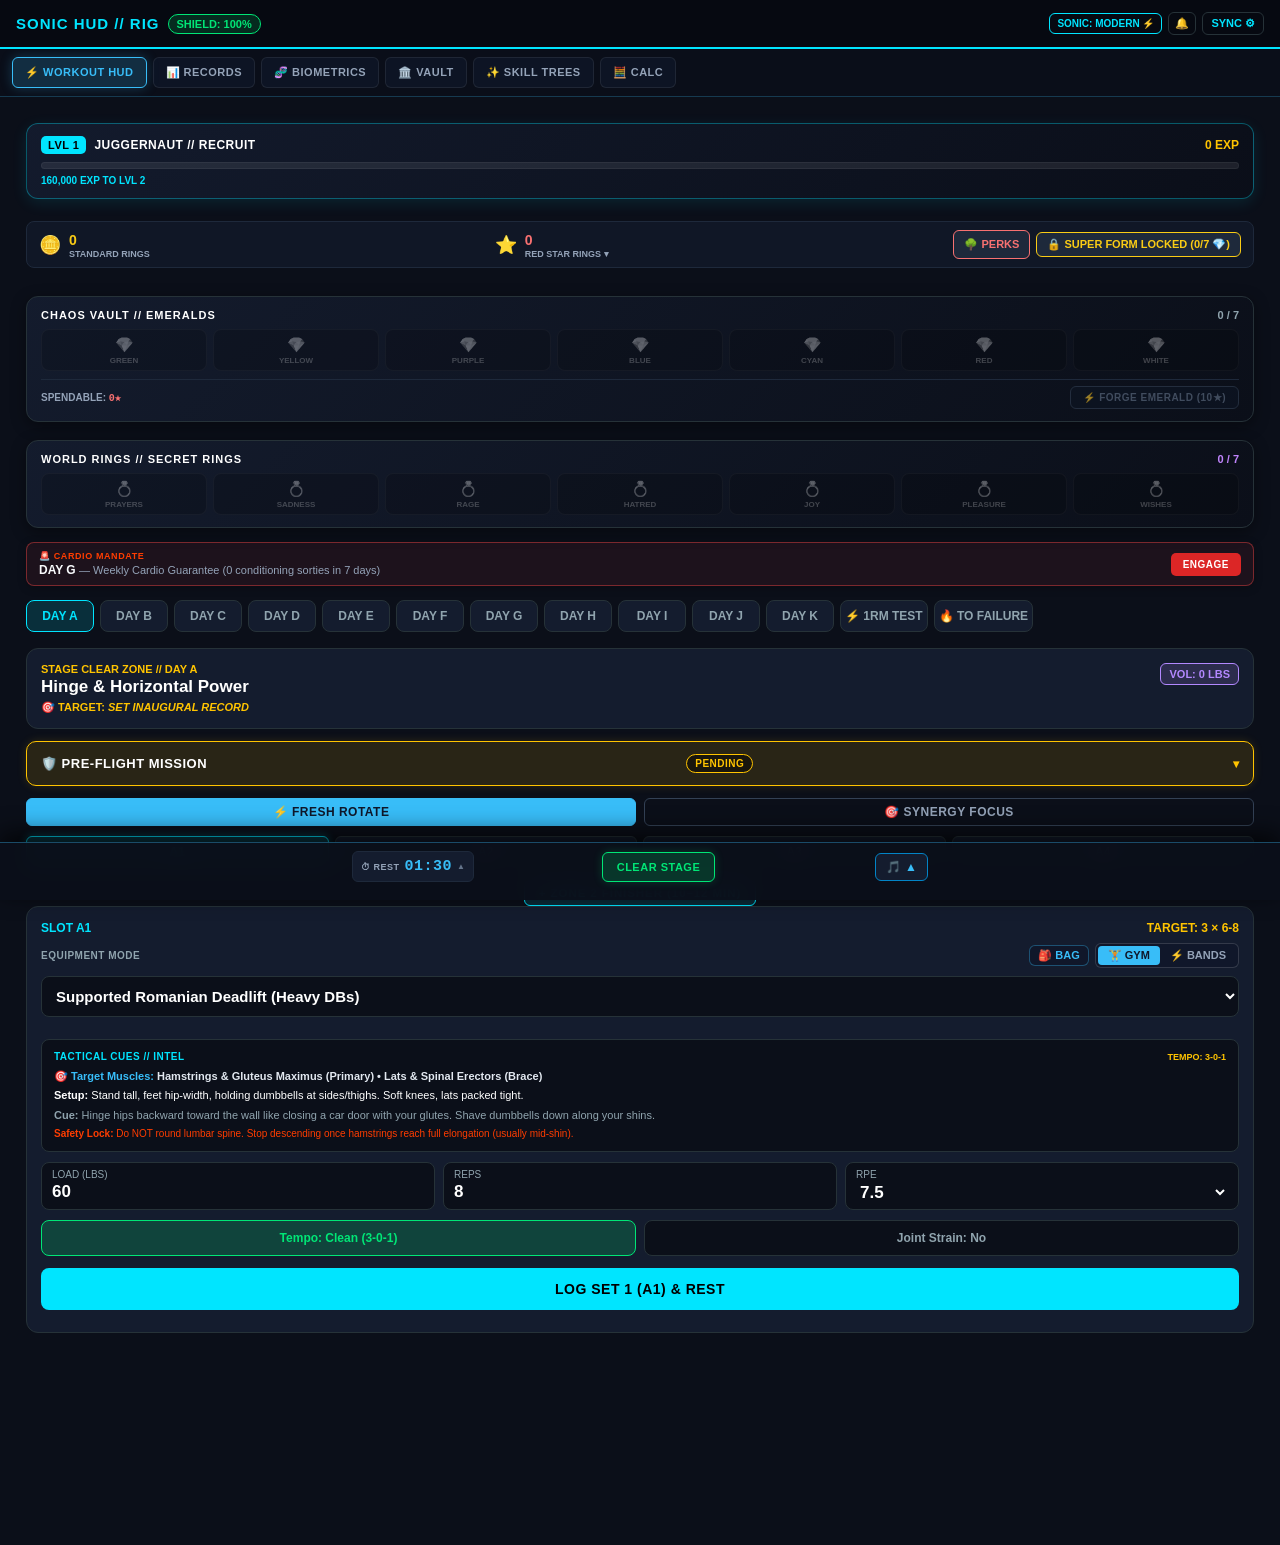
<file: docs/index.html>
<!DOCTYPE html>
<html lang="en">
<head>
  <meta charset="UTF-8">
  <meta name="viewport" content="width=device-width, initial-scale=1.0, user-scalable=no">
  <title>Sonic Fitness HUD // Modular Rig</title>
  <link rel="manifest" href="./manifest.json">
  <meta name="theme-color" content="#060911">
  <meta name="mobile-web-app-capable" content="yes">
  <meta name="apple-mobile-web-app-capable" content="yes">
  <meta name="apple-mobile-web-app-status-bar-style" content="black-translucent">
  <link rel="apple-touch-icon" href="./assets/icons/icon-192.png">
  <link rel="stylesheet" href="styles.css">
</head>
<body>

  <div class="hud-header">
    <div class="hud-left">
      <div class="hud-title">SONIC HUD // RIG</div>
      <div class="shield-badge" id="shieldStatus">SHIELD: 100%</div>
    </div>
    <div style="display: flex; align-items: center; gap: 6px;">
      <button id="audioThemeBtn" onclick="toggleAudioTheme()" style="background: none; border: 1px solid var(--accent-blue); color: var(--accent-blue); padding: 4px 7px; border-radius: 6px; font-size: 10px; font-weight: 800; cursor: pointer;">SONIC: MODERN ⚡</button>
      <button id="notifyBtn" onclick="requestNotificationPermission()" style="background: none; border: 1px solid var(--border); color: var(--text-dim); padding: 4px 6px; border-radius: 6px; font-size: 11px; font-weight: 700; cursor: pointer;">🔔</button>
      <button onclick="promptWebhookUrl()" style="background: none; border: 1px solid var(--border); color: var(--accent-blue); padding: 4px 8px; border-radius: 6px; font-size: 11px; font-weight: 700; cursor: pointer;">SYNC ⚙</button>
    </div>
  </div>
<!-- TOP-LEVEL SCREEN NAVIGATION TABS -->
<nav class="main-tab-nav" id="mainTabNav">
  <button type="button" class="main-tab-btn active" data-target="hudTab" onclick="switchMainTab('hudTab')">⚡ WORKOUT HUD</button>
  <button type="button" class="main-tab-btn" data-target="recordsTab" onclick="switchMainTab('recordsTab')">📊 RECORDS</button>
  <button type="button" class="main-tab-btn" data-target="biometricsTab" onclick="switchMainTab('biometricsTab')">🧬 BIOMETRICS</button>
  <button type="button" class="main-tab-btn" data-target="vaultTab" onclick="switchMainTab('vaultTab')">🏛️ VAULT</button>
  <button type="button" class="main-tab-btn" data-target="skillsTab" onclick="switchMainTab('skillsTab')">✨ SKILL TREES</button>
    <!-- Replace the music tab button -->
<button class="main-tab-btn" onclick="switchMainTab('calcTab')" data-target="calcTab" type="button">
  <span>🧮</span>
  <span>CALC</span>
</button>
</nav>
  <section id="hudTab" class="main-tab-view active-tab-view">
  <div class="container">
    <!-- Stage Switching Bar -->
        <!-- Pilot Progression & Lifetime EXP Cockpit Bar -->
    <div class="pilot-exp-card">
      <div class="pilot-exp-header">
        <div class="pilot-lvl-tag">
          <span class="lvl-badge" id="hudPilotLevel">LVL 3</span>
          <span class="pilot-title" id="hudPilotTitle">JUGGERNAUT // VETERAN</span>
        </div>
        <div class="exp-counter" id="hudExpCounter">512,900 EXP</div>
      </div>
      <div class="exp-bar-track">
        <div class="exp-bar-fill" id="hudExpFill" style="width: 54.3%;"></div>
      </div>
      <div class="exp-footer">
        <span id="hudExpToNext">137,100 EXP TO LVL 4</span>
        <!-- <span id="hudExpBracket">350K / 650K</span> -->
      </div>
    </div>

    <!-- docs/index.html -->

<!-- FLIGHT PATH COCKPIT BRIEFING MOUNT -->
<div id="flightPathMount"></div>

<!-- Stage Selector Bar -->
<div class="stage-nav">
  <div id="tab-DAY_A" class="stage-tab active" onclick="selectStage('DAY_A')">DAY A</div>
  <div id="tab-DAY_B" class="stage-tab" onclick="selectStage('DAY_B')">DAY B</div>
  <div id="tab-DAY_C" class="stage-tab" onclick="selectStage('DAY_C')">DAY C</div>
  <div id="tab-DAY_D" class="stage-tab" onclick="selectStage('DAY_D')">DAY D</div>
  <div id="tab-DAY_E" class="stage-tab" onclick="selectStage('DAY_E')">DAY E</div>
  <div id="tab-DAY_F" class="stage-tab" onclick="selectStage('DAY_F')">DAY F</div>
  <div id="tab-CH_1RM" class="stage-tab challenge-tab-gold" onclick="selectStage('CH_1RM')">⚡ 1RM TEST</div>
  <div id="tab-CH_AMRAP" class="stage-tab challenge-tab-red" onclick="selectStage('CH_AMRAP')">🔥 TO FAILURE</div>
</div>

    <!-- Active Stage Info Card -->
    <div class="stage-card">
      <div>
        <div class="stage-label" id="stageFocus">STAGE CLEAR ZONE // DAY A</div>
        <div class="stage-name" id="stageName">Hinge & Horizontal Power</div>
      </div>
      <div class="tonnage-pill" id="tonnageDisplay">VOL: 0 LBS</div>
    </div>

        <!-- Prehab Checklist Banner with Expandable Intel Drawer -->
    <!-- The Accordion Header Button: ONLY opens/closes the drawer -->
<div class="prehab-card">
  <button type="button" id="prehabDrawerBtn" class="prehab-toggle-btn" onclick="togglePrehabDrawer()">
    <span>🛡️ PRE-FLIGHT MISSION</span>
    <span id="prehabStatusBadge" class="badge">PENDING</span>
    <span class="chevron">▾</span>
  </button>

  <!-- The Drawer Container: Contains the movement instructions & completion button -->
  <div id="prehabDrawer" class="prehab-drawer-content" style="display: none;">
    <div id="prehabInstructionsMount"></div>
    
    <div class="prehab-action-row" style="margin-top: 12px; padding-top: 8px; border-top: 1px solid var(--border-subtle, #334155);">
      <button type="button" id="prehabClearBtn" class="btn-clear-prehab" onclick="togglePrehab()">
        MARK PRE-FLIGHT CLEARED (+100% SHIELD)
      </button>
    </div>
  </div>
</div>
<!-- TSK-14: Auto-Rotator Mode Toggle (Fresh vs. Synergy Focus) -->
<div id="rotatorModeBar" style="display:flex; gap:8px; margin-top:8px; margin-bottom:10px;">
  <button type="button" id="rotatorFreshBtn" class="rotator-mode-btn" style="flex:1; padding:6px 10px; border-radius:6px; border:1px solid #38bdf8; background:#38bdf8; color:#0f172a; font-weight:700; font-size:0.75rem; letter-spacing:0.5px; cursor:pointer;">
    ⚡ FRESH ROTATE
  </button>
  <button type="button" id="rotatorFocusBtn" class="rotator-mode-btn" style="flex:1; padding:6px 10px; border-radius:6px; border:1px solid #334155; background:transparent; color:#94a3b8; font-weight:700; font-size:0.75rem; letter-spacing:0.5px; cursor:pointer;">
    🎯 SYNERGY FOCUS
  </button>
</div>
    <!-- Slot Progression Stepper -->
    <div class="slot-stepper" id="slotStepper">
      <!-- Generated via JS -->
    </div>

    <div id="finisherBar" class="finisher-bar" style="display: none; margin-top: 8px; justify-content: center;">
  <button id="addFinisherBtn" type="button" class="btn-finisher" onclick="appendCardioFinisherSlot()">
    + ZONE 2 FINISHER (10–12 MIN)
  </button>
</div>

    <!-- Movement Execution Card -->
    <div class="movement-card">
      <div class="move-meta">
        <span class="slot-tag" id="currentSlotTag">SLOT A1</span>
        <span class="target-tag" id="currentTargetTag">TARGET: 3x6-8</span>
      </div>

   <!-- Single Unified Equipment Row (Original GYM | BANDS buttons + 🎒 BAG toggle) -->
<div class="gear-mode-container" style="display: flex; justify-content: space-between; align-items: center; margin-bottom: 8px; gap: 6px;">
  <span style="font-size: 10px; font-weight: 800; color: var(--text-dim, #94a3b8); letter-spacing: 0.5px;">EQUIPMENT MODE</span>
  <div style="display: flex; align-items: center; gap: 6px;">
    <button id="toggleBagDrawerBtn" type="button" style="padding: 3px 8px; font-size: 11px; font-weight: 800; border-radius: 6px; border: 1px solid rgba(56, 189, 248, 0.35); background: rgba(15, 23, 42, 0.8); color: #38bdf8; cursor: pointer;">🎒 BAG</button>
    <div class="segmented-gear-control" style="display: flex; background: rgba(15, 23, 42, 0.8); border: 1px solid rgba(255,255,255,0.15); border-radius: 6px; padding: 2px;">
      <button id="gearModeGymBtn" type="button" class="gear-btn active" style="padding: 3px 10px; font-size: 11px; font-weight: 800; border-radius: 4px; border: none; background: #38bdf8; color: #0f172a; cursor: pointer;">🏋️ GYM</button>
      <button id="gearModeBandBtn" type="button" class="gear-btn" style="padding: 3px 10px; font-size: 11px; font-weight: 800; border-radius: 4px; border: none; background: transparent; color: #94a3b8; cursor: pointer;">⚡ BANDS</button>
    </div>
  </div>
</div>

<!-- Collapsible Travel Bag Inventory Checklist -->
<div id="bagInventoryDrawer" style="display: none; background: rgba(15, 23, 42, 0.95); border: 1px solid rgba(56, 189, 248, 0.3); border-radius: 8px; padding: 10px; margin-bottom: 10px;">
  <div style="display: flex; justify-content: space-between; align-items: center; margin-bottom: 8px;">
    <span style="font-size: 11px; font-weight: 800; color: #f8fafc;">AVAILABLE BANDS IN BAG</span>
    <div style="display: flex; gap: 6px;">
      <button id="bagPresetLoopsMinisBtn" type="button" style="font-size: 10px; padding: 2px 6px; border-radius: 4px; border: 1px solid #38bdf8; background: rgba(56, 189, 248, 0.15); color: #38bdf8; cursor: pointer;">Loops + Minis</button>
      <button id="bagPresetAllBtn" type="button" style="font-size: 10px; padding: 2px 6px; border-radius: 4px; border: 1px solid rgba(255,255,255,0.2); background: transparent; color: #94a3b8; cursor: pointer;">All Gear</button>
    </div>
  </div>
  <div id="bagChecklistMount" style="display: grid; grid-template-columns: repeat(2, minmax(0, 1fr)); gap: 6px;"></div>
</div>

<!-- Add right below #loadInput (or in place of it when bands active) -->
<div id="bandSelectorMount" style="display: none; margin-top: 8px;"></div>

      <select class="exercise-select" id="exerciseSelect">
        <!-- Generated via JS -->
      </select>

      <!-- 1. L/R SPLIT TOGGLE BAR (Auto-shown for DB & Single-Arm exercises) -->
      <div id="lrSplitToggleBar" style="display: none; justify-content: space-between; align-items: center; margin-bottom: 8px; padding: 6px 10px; background: rgba(15, 23, 42, 0.75); border: 1px solid rgba(56, 189, 248, 0.25); border-radius: 6px;">
        <span style="font-size: 10px; font-weight: 800; color: #94a3b8; letter-spacing: 0.4px;">⚖️ LIMB TELEMETRY</span>
        <button type="button" id="lrSplitToggleBtn" onclick="toggleLRSplitMode()" style="
          background: rgba(56, 189, 248, 0.14); border: 1px solid rgba(56, 189, 248, 0.45);
          color: #38bdf8; border-radius: 5px; padding: 3px 9px; font-size: 10px; font-weight: 800; cursor: pointer;
        ">SYNCED (MATCHED)</button>
      </div>

      <!-- 2. EXPANDABLE SPLIT L/R INPUT GRID (Hidden when Synced) -->
      <div id="lrSplitInputContainer" style="display: none; flex-direction: column; gap: 6px; margin-bottom: 10px; padding: 8px; background: rgba(15, 23, 42, 0.85); border: 1px solid rgba(167, 139, 250, 0.35); border-radius: 8px;">
        <!-- LEFT ARM ROW -->
        <div style="display: grid; grid-template-columns: 38px 1fr 1fr 1fr; gap: 6px; align-items: center;">
          <span style="font-size: 10px; font-weight: 900; color: #a78bfa; text-align: center;">L ARM</span>
          <input type="number" id="leftLoadInput" step="2.5" placeholder="Lbs" style="width: 100%; box-sizing: border-box; padding: 7px; background: #0b0f19; border: 1px solid #334155; border-radius: 6px; color: #f8fafc; font-size: 13px; font-family: monospace;" />
          <input type="number" id="leftRepsInput" placeholder="Reps" style="width: 100%; box-sizing: border-box; padding: 7px; background: #0b0f19; border: 1px solid #334155; border-radius: 6px; color: #f8fafc; font-size: 13px; font-family: monospace;" />
          <select id="leftRpeSelect" style="width: 100%; box-sizing: border-box; padding: 7px 4px; background: #0b0f19; border: 1px solid #334155; border-radius: 6px; color: #f8fafc; font-size: 12px;">
            <option value="6.5">6.5</option>
            <option value="7.0">7.0</option>
            <option value="7.5" selected>7.5</option>
            <option value="8.0">8.0 ★</option>
            <option value="8.5">8.5</option>
            <option value="9.0">9.0</option>
          </select>
        </div>

        <!-- RIGHT ARM ROW -->
        <div style="display: grid; grid-template-columns: 38px 1fr 1fr 1fr; gap: 6px; align-items: center;">
          <span style="font-size: 10px; font-weight: 900; color: #38bdf8; text-align: center;">R ARM</span>
          <input type="number" id="rightLoadInput" step="2.5" placeholder="Lbs" style="width: 100%; box-sizing: border-box; padding: 7px; background: #0b0f19; border: 1px solid #334155; border-radius: 6px; color: #f8fafc; font-size: 13px; font-family: monospace;" />
          <input type="number" id="rightRepsInput" placeholder="Reps" style="width: 100%; box-sizing: border-box; padding: 7px; background: #0b0f19; border: 1px solid #334155; border-radius: 6px; color: #f8fafc; font-size: 13px; font-family: monospace;" />
          <select id="rightRpeSelect" style="width: 100%; box-sizing: border-box; padding: 7px 4px; background: #0b0f19; border: 1px solid #334155; border-radius: 6px; color: #f8fafc; font-size: 12px;">
            <option value="6.5">6.5</option>
            <option value="7.0">7.0</option>
            <option value="7.5" selected>7.5</option>
            <option value="8.0">8.0 ★</option>
            <option value="8.5">8.5</option>
            <option value="9.0">9.0</option>
          </select>
        </div>
      </div>
      
      <div id="standardInputRow" class="input-grid-3">
        <div class="input-box">
          <label>Load (Lbs)</label>
          <input type="number" id="loadInput" value="135" step="5">
        </div>
        <div class="input-box">
          <label>Reps</label>
          <input type="number" id="repsInput" value="8">
        </div>
        <div class="input-box">
          <label>RPE</label>
          <select id="rpeSelect">
            <option value="6.5">6.5</option>
            <option value="7.0">7.0</option>
            <option value="7.5" selected>7.5</option>
            <option value="8.0">8.0 ★</option>
            <option value="8.5">8.5</option>
            <option value="9.0">9.0</option>
          </select>
        </div>
      </div>

      <div class="toggle-row">
        <div class="btn-toggle active-green" id="tempoBtn" onclick="toggleTempo()">Tempo: Clean (3-0-1)</div>
        <div class="btn-toggle" id="painBtn" onclick="togglePain()">Joint Strain: No</div>
      </div>

      <button class="btn-log" id="logSetBtn" onclick="logActiveSet()">LOG SET 1 & START REST</button>
      <div id="loggedSetsList" class="logged-sets-list"></div>
    </div>
  </section>

<!-- ========================================== -->
<!-- TAB 2: RECORDS & PERFORMANCE LEDGER        -->
<!-- ========================================== -->
<section id="recordsTab" class="main-tab-view" style="display: none;">
  
  <!-- 1. STAGE BEST RECORDS CARD -->
  <div class="card" style="margin-bottom: 14px;">
    <div style="display: flex; justify-content: space-between; align-items: center; margin-bottom: 8px;">
      <span class="card-title">🏆 STAGE BEST RECORDS</span>
      <span style="font-size: 10px; font-weight: 700; color: #38bdf8;">ALL SORTIES</span>
    </div>
    <div id="stageRecordsMount" style="display: flex; flex-direction: column; gap: 8px;">
      <!-- Populated dynamically via renderAllStageRecords() -->
    </div>
  </div>

  <!-- 2. APEX 1RM PR VAULT CARD (Permanently open, no accordion required) -->
  <div class="card">
    <div style="display: flex; justify-content: space-between; align-items: center;">
      <span class="card-title">⚡ APEX 1RM BENCHMARKS</span>
      <span id="prTotalCount" style="font-size: 11px; font-weight: 800; color: #facc15;"></span>
    </div>
    <div style="font-size: 11px; color: #94a3b8; margin: 4px 0 10px 0;">
      Estimated 1RM PR Vault & Peak Performance Ledger
    </div>

    <!-- Live Search / Filter Input -->
    <input type="text" id="prSearchInput" placeholder="Filter movements (e.g. Squat, Press, Row)..." 
           style="width: 100%; box-sizing: border-box; padding: 9px 12px; margin-bottom: 10px; background: rgba(15,23,42,0.6); border: 1px solid rgba(255,255,255,0.15); border-radius: 6px; color: #f8fafc; font-size: 12px;"
           oninput="renderPRVaultUI(this.value)">

    <!-- Scrollable 1RM PR Container -->
    <div id="prVaultMount" style="display: flex; flex-direction: column; gap: 8px;">
      <!-- Populated dynamically via renderPRVaultUI() -->
    </div>
  </div>

</section>

<!-- ========================================== -->
<!-- TAB: BIOMETRICS & BODY COMPOSITION HUD     -->
<!-- ========================================== -->
<section id="biometricsTab" class="main-tab-view" style="display: none;">
  <div id="biometricsTabMount"></div>
</section>
  
<!-- ========================================== -->
<!-- TAB 3: MOVEMENT MASTERY VAULT              -->
<!-- ========================================== -->
<section id="vaultTab" class="main-tab-view" style="display: none;">
  <div class="card">
    <div style="display: flex; justify-content: space-between; align-items: center;">
      <span class="card-title">🏛️ MOVEMENT MASTERY VAULT</span>
      <span id="vaultTotalRedRings" style="font-size: 11px; font-weight: 800; color: #f43f5e;"></span>
    </div>
    <div style="font-size: 11px; color: #94a3b8; margin: 4px 0 10px 0;">
      Bank 5 Clean Sets (RPE ≤ 8.0) per movement to achieve Mastery ★
    </div>

    <!-- Live Search / Focus Filter -->
    <input type="text" id="vaultSearchInput" placeholder="Filter movements or focus (e.g. Squat, Hinge, Core)..." 
           style="width: 100%; box-sizing: border-box; padding: 9px 12px; margin-bottom: 12px; background: rgba(15,23,42,0.6); border: 1px solid rgba(255,255,255,0.15); border-radius: 6px; color: #f8fafc; font-size: 12px;"
           oninput="renderVault(this.value)">

    <!-- Natural Height Container (No max-height / No overflow scroll trap) -->
    <div id="vaultItemsContainer" style="display: flex; flex-direction: column; gap: 8px;">
      <!-- Dynamically populated via renderVault() -->
    </div>
  </div>
</section>
<!-- ========================================== -->
<!-- TAB 4: SKILL TREES (DUAL ECONOMY)          -->
<!-- ========================================== -->
<section id="skillsTab" class="main-tab-view" style="display: none;">
  
  <!-- WALLET STATUS STRIP -->
  <div class="card" style="margin-bottom: 12px; background: rgba(15, 23, 42, 0.85); border-left: 3px solid #38bdf8;">
    <div style="display: flex; justify-content: space-between; align-items: center;">
      <div>
        <div style="font-size: 13px; font-weight: 900; color: #f8fafc;">⚡ PILOT PROGRESSION RIG</div>
        <div style="font-size: 11px; color: #94a3b8; margin-top: 2px;">Allocate earned rings into passive perks & upgrades</div>
      </div>
      <div style="text-align: right;">
        <div id="skillTreeRedRingBalance" style="font-size: 14px; font-weight: 900; color: #f43f5e; font-family: monospace;">
          0 RED STARS
        </div>
        <div id="skillTreeGoldRingBalance" style="font-size: 12px; font-weight: 700; color: #facc15; font-family: monospace;">
          0 GOLD RINGS
        </div>
      </div>
    </div>
  </div>

  <!-- TREE SUB-SELECTOR TABS -->
  <div style="display: flex; gap: 8px; margin-bottom: 12px;">
    <button type="button" id="treeTabRedBtn" class="main-tab-btn active" style="flex: 1; padding: 10px;" onclick="switchSkillTreeBranch('red')">
      🔴 FRONTIERS (RED RINGS)
    </button>
    <button type="button" id="treeTabGoldBtn" class="main-tab-btn" style="flex: 1; padding: 10px;" onclick="switchSkillTreeBranch('gold')">
      🟡 CHAOS VAULT (GOLD RINGS)
    </button>
  </div>

  <!-- PERK MATRIX CONTAINER (Natural height, no inner scroll trap) -->
  <div class="card">
    <div style="display: flex; justify-content: space-between; align-items: center; margin-bottom: 12px;">
      <span id="activeTreeTitle" class="card-title">🔴 FRONTIERS SKILL TREE</span>
      <span id="unlockedPerkCount" style="font-size: 11px; font-weight: 800; color: #38bdf8;">0 UNLOCKED</span>
    </div>

    <!-- Mount point for tree cards -->
    <div id="skillTreeMount" style="display: flex; flex-direction: column; gap: 10px;"></div>
  </div>

</section>
<!-- ========================================== -->
<!-- TAB 5: AUDIO RIG // COCKPIT PLAYER         -->
<!-- ========================================== -->
<!-- REPLACE THE MUSIC VIEW CONTAINER WITH: -->
<!-- In docs/index.html -->
<section id="calcTab" class="main-tab-view" style="display: none; padding: 12px;">
  <div id="calculatorMount"></div>
</section>
 <!-- PERSISTENT COCKPIT DOCK (FIXED AT BOTTOM) -->
<div class="fixed-cockpit-dock">
  <!-- SHELF 1: MEDIA SHELF (Collapsible Upper Level) -->
  <div id="mediaShelf" class="dock-shelf media-shelf" style="display: none;">
    <div id="musicDrawerMount"></div>
  </div>

  <!-- SHELF 2: PRIMARY ACTION COCKPIT (Always Visible) -->
  <div class="dock-shelf action-shelf">
    <!-- Left: Rest Timer with Drop-Up Duration Menu -->
    <div class="dock-timer-container">
      <div id="restDropUpMenu" class="rest-dropup-menu" style="display: none;">
        <button type="button" class="dropup-item" onclick="selectRestPreset(60)">60s</button>
        <button type="button" class="dropup-item" onclick="selectRestPreset(90)">90s</button>
        <button type="button" class="dropup-item" onclick="selectRestPreset(120)">120s</button>
      </div>

      <div class="dock-timer-trigger" onclick="toggleRestDropUp()">
        <span class="dock-timer-label">⏱ REST</span>
        <span id="timerClock" class="dock-timer-clock">00:00</span>
        <span class="dropup-caret">▲</span>
      </div>
    </div>

    <!-- Center: Pinned CLEAR STAGE Button -->
    <button id="stageClearBtn" class="dock-clear-btn" type="button" onclick="finishSession()">CLEAR STAGE</button>

    <!-- Right: Contextual Controls (Time Brake & Music Shelf Toggle) -->
    <div class="dock-actions-right">
      <button id="timeBrakeBtn" class="dock-brake-btn" type="button" style="display: none;" title="Apply Time Brake (-15s)">BRAKE</button>
      <button id="dockMusicToggleBtn" class="dock-media-btn" type="button" onclick="toggleMediaShelf()" title="Toggle Cockpit Media Shelf">
        🎵 <span id="dockMusicChevron">▲</span>
      </button>
    </div>
  </div>
</div>

  <!-- Integrated Results Dossier Overlay -->
  <div id="resultsOverlay" class="results-overlay">
    <div class="results-card">
      <div class="levelup-alert-badge" id="resLevelUpBadge">★ PILOT LEVEL UP! ★</div>
      <div class="results-banner">STAGE CLEAR // MISSION COMPLETE</div>
      <div class="results-stage-title" id="resStageTitle">DAY A: HINGE & HORIZONTAL</div>
      
      <div class="rank-badge-wrap">
        <div class="rank-circle" id="resRankCircle">S</div>
        <div class="rank-tier-text" id="resRankTier">SONIC RANK: S-TIER</div>
      </div>

      <div class="score-summary-grid">
        <div class="score-line">
          <span>Prehab Shielding</span>
          <span id="resPrehabScore">+15,000 pts</span>
        </div>
        <div class="score-line">
          <span>Aerobic Engine / Time</span>
          <span id="resTimeScore">+20,000 pts</span>
        </div>
        <div class="score-line">
          <span>Force Tonnage</span>
          <span id="resForceScore">+6,750 pts</span>
        </div>
        <div class="score-line">
          <span>Star Rings Banked</span>
          <span id="resRingScore">+40,000 pts</span>
        </div>
      </div>

      <div class="total-score-box">
        <div class="total-label">FINAL MISSION SCORE</div>
        <div class="total-val" id="resTotalScore">81,750 PTS</div>
      </div>

      <div class="rings-earned-row" id="resRingsEarned">
        <!-- Rendered dynamically -->
      </div>

      <div class="sync-status-row" id="resSyncStatus">
        <span class="sync-dot"></span>
        <span id="resSyncText">SYNCING TELEMETRY TO COMMAND HUB...</span>
      </div>

      <button class="btn-return-rig" onclick="closeResultsOverlay()">BANK DATA & RETURN TO RIG</button>
    </div>
  </div>

</body>
  <script type="module" src="./js/app.js"></script>
</html>
</file>
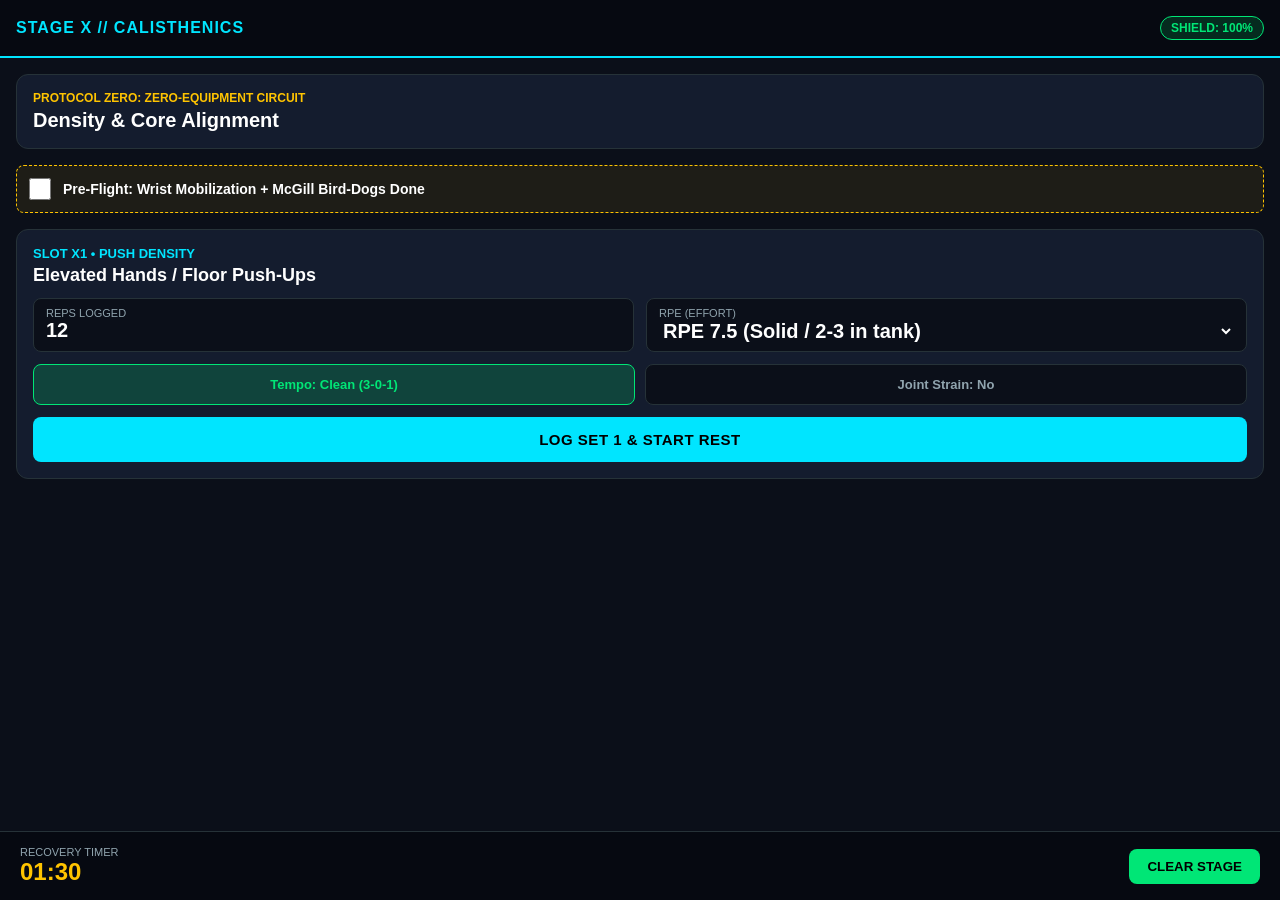
<file: frontend/index.html>
<!DOCTYPE html>
<html lang="en">
<head>
  <meta charset="UTF-8">
  <meta name="viewport" content="width=device-width, initial-scale=1.0, user-scalable=no">
  <title>Sonic Fitness HUD // Stage X</title>
  <link rel="manifest" href="./manifest.json">
  <meta name="theme-color" content="#060911">
  <meta name="apple-mobile-web-app-capable" content="yes">
  <meta name="apple-mobile-web-app-status-bar-style" content="black-translucent">
  <link rel="apple-touch-icon" href="./assets/icons/icon-192.png">
  <style>
    :root {
      --bg: #0b0f19;
      --card-bg: #141c2e;
      --accent-blue: #00e5ff;
      --accent-gold: #ffc400;
      --accent-red: #ff3d00;
      --accent-green: #00e676;
      --text: #ffffff;
      --text-dim: #90a4ae;
      --border: #263238;
    }
    * { box-sizing: border-box; margin: 0; padding: 0; font-family: -apple-system, BlinkMacSystemFont, "Segoe UI", Roboto, sans-serif; }
    body { background: var(--bg); color: var(--text); padding-bottom: 90px; }

    .hud-header {
      background: #060911;
      padding: 16px;
      display: flex;
      justify-content: space-between;
      align-items: center;
      border-bottom: 2px solid var(--accent-blue);
      position: sticky;
      top: 0;
      z-index: 100;
    }
    .hud-title { font-size: 16px; font-weight: 800; letter-spacing: 1px; color: var(--accent-blue); }
    .shield-badge {
      background: rgba(0, 230, 118, 0.15);
      border: 1px solid var(--accent-green);
      color: var(--accent-green);
      padding: 4px 10px;
      border-radius: 20px;
      font-size: 12px;
      font-weight: 700;
    }

    .container { padding: 16px; }

    .stage-card {
      background: var(--card-bg);
      border: 1px solid var(--border);
      border-radius: 12px;
      padding: 16px;
      margin-bottom: 16px;
    }
    .stage-label { color: var(--accent-gold); font-size: 12px; font-weight: 700; text-transform: uppercase; }
    .stage-name { font-size: 20px; font-weight: 800; margin-top: 4px; }

    .prehab-box {
      display: flex;
      align-items: center;
      gap: 12px;
      background: rgba(255, 196, 0, 0.08);
      border: 1px dashed var(--accent-gold);
      padding: 12px;
      border-radius: 8px;
      margin-bottom: 16px;
      cursor: pointer;
    }
    .prehab-box input { width: 22px; height: 22px; accent-color: var(--accent-gold); }

    .movement-card {
      background: var(--card-bg);
      border: 1px solid var(--border);
      border-radius: 12px;
      padding: 16px;
      margin-bottom: 16px;
    }
    .slot-tag { color: var(--accent-blue); font-size: 13px; font-weight: 700; }
    .move-title { font-size: 18px; font-weight: 700; margin: 4px 0 12px 0; }

    .input-grid { display: grid; grid-template-columns: 1fr 1fr; gap: 12px; margin-bottom: 12px; }
    .input-box { background: #0b0f19; padding: 8px 12px; border-radius: 8px; border: 1px solid var(--border); }
    .input-box label { font-size: 11px; color: var(--text-dim); text-transform: uppercase; display: block; }
    .input-box input, .input-box select {
      background: transparent;
      border: none;
      color: #fff;
      font-size: 20px;
      font-weight: 700;
      width: 100%;
      outline: none;
    }

    .toggle-row { display: grid; grid-template-columns: 1fr 1fr; gap: 10px; margin-bottom: 12px; }
    .btn-toggle {
      padding: 12px;
      border-radius: 8px;
      border: 1px solid var(--border);
      background: #0b0f19;
      color: var(--text-dim);
      font-weight: 700;
      font-size: 13px;
      cursor: pointer;
      text-align: center;
    }
    .btn-toggle.active-green { background: rgba(0, 230, 118, 0.2); border-color: var(--accent-green); color: var(--accent-green); }
    .btn-toggle.active-red { background: rgba(255, 61, 0, 0.2); border-color: var(--accent-red); color: var(--accent-red); }

    .btn-log {
      width: 100%;
      background: var(--accent-blue);
      color: #000;
      border: none;
      padding: 14px;
      border-radius: 8px;
      font-size: 15px;
      font-weight: 800;
      letter-spacing: 0.5px;
      cursor: pointer;
    }

    .rest-dock {
      position: fixed;
      bottom: 0;
      left: 0;
      right: 0;
      background: #060911;
      border-top: 1px solid var(--border);
      padding: 14px 20px;
      display: flex;
      justify-content: space-between;
      align-items: center;
    }
    .timer-val { font-size: 24px; font-weight: 900; color: var(--accent-gold); }
    .btn-advance {
      background: var(--accent-green);
      color: #000;
      border: none;
      padding: 10px 18px;
      border-radius: 8px;
      font-weight: 800;
      cursor: pointer;
    }
  </style>
</head>
<body>

  <div class="hud-header">
    <div class="hud-title">STAGE X // CALISTHENICS</div>
    <div class="shield-badge" id="shieldStatus">SHIELD: 100%</div>
  </div>

  <div class="container">
    <div class="stage-card">
      <div class="stage-label">PROTOCOL ZERO: ZERO-EQUIPMENT CIRCUIT</div>
      <div class="stage-name">Density & Core Alignment</div>
    </div>

    <div class="prehab-box" onclick="togglePrehab()">
      <input type="checkbox" id="prehabCheck">
      <label style="cursor: pointer; font-size: 14px; font-weight: 600;">
        Pre-Flight: Wrist Mobilization + McGill Bird-Dogs Done
      </label>
    </div>

    <div class="movement-card">
      <div class="slot-tag">SLOT X1 • PUSH DENSITY</div>
      <div class="move-title">Elevated Hands / Floor Push-Ups</div>

      <div class="input-grid">
        <div class="input-box">
          <label>Reps Logged</label>
          <input type="number" id="repsInput" value="12">
        </div>
        <div class="input-box">
          <label>RPE (Effort)</label>
          <select id="rpeSelect">
            <option value="6.5">RPE 6.5 (Easy)</option>
            <option value="7.5" selected>RPE 7.5 (Solid / 2-3 in tank)</option>
            <option value="8.0">RPE 8.0 (Sweet Spot)</option>
            <option value="9.0">RPE 9.0 (Grind)</option>
          </select>
        </div>
      </div>

      <div class="toggle-row">
        <div class="btn-toggle active-green" id="tempoBtn" onclick="toggleTempo()">Tempo: Clean (3-0-1)</div>
        <div class="btn-toggle" id="painBtn" onclick="togglePain()">Joint Strain: No</div>
      </div>

      <button class="btn-log" onclick="logActiveSet()">LOG SET 1 & START REST</button>
    </div>
  </div>

  <div class="rest-dock">
    <div>
      <div style="font-size: 11px; color: var(--text-dim); text-transform: uppercase;">Recovery Timer</div>
      <div class="timer-val" id="timerClock">01:30</div>
    </div>
    <button class="btn-advance" onclick="finishSession()">CLEAR STAGE</button>
  </div>

  <script>
    let prehabChecked = false;
    let tempoClean = true;
    let jointPain = false;
    let timerSeconds = 90;
    let timerInterval = null;
    let wakeLock = null;

    async function requestWakeLock() {
      try {
        if ('wakeLock' in navigator) {
          wakeLock = await navigator.wakeLock.request('screen');
        }
      } catch (err) {
        console.warn('WakeLock not acquired:', err);
      }
    }

    function togglePrehab() {
      prehabChecked = !prehabChecked;
      document.getElementById('prehabCheck').checked = prehabChecked;
    }

    function toggleTempo() {
      tempoClean = !tempoClean;
      const btn = document.getElementById('tempoBtn');
      if (tempoClean) {
        btn.classList.add('active-green');
        btn.innerText = "Tempo: Clean (3-0-1)";
      } else {
        btn.classList.remove('active-green');
        btn.innerText = "Tempo: Fast / Sloppy";
      }
    }

    function togglePain() {
      jointPain = !jointPain;
      const btn = document.getElementById('painBtn');
      const shield = document.getElementById('shieldStatus');
      if (jointPain) {
        btn.classList.add('active-red');
        btn.innerText = "Joint Strain: YES";
        shield.innerText = "SHIELD: 50% (CUSHION)";
        shield.style.borderColor = "var(--accent-red)";
        shield.style.color = "var(--accent-red)";
      } else {
        btn.classList.remove('active-red');
        btn.innerText = "Joint Strain: No";
        shield.innerText = "SHIELD: 100%";
        shield.style.borderColor = "var(--accent-green)";
        shield.style.color = "var(--accent-green)";
      }
    }

    function startRestTimer() {
      clearInterval(timerInterval);
      timerSeconds = 90;
      updateTimerDisplay();
      requestWakeLock();
      timerInterval = setInterval(() => {
        timerSeconds--;
        updateTimerDisplay();
        if (timerSeconds <= 0) {
          clearInterval(timerInterval);
          if (navigator.vibrate) navigator.vibrate([200, 100, 200]);
        }
      }, 1000);
    }

    function updateTimerDisplay() {
      const mins = Math.floor(timerSeconds / 60);
      const secs = timerSeconds % 60;
      document.getElementById('timerClock').innerText = 
        `${String(mins).padStart(2, '0')}:${String(secs).padStart(2, '0')}`;
    }

    function logActiveSet() {
      if (navigator.vibrate) navigator.vibrate(50);
      startRestTimer();
    }

    function finishSession() {
      const ringBonus = prehabChecked ? (jointPain ? 7500 : 15000) : 0;
      const total = ringBonus + 20000 + (12 * 75 * 3) + 10000;
      alert(`STAGE CLEAR!\nTotal Score: ${total.toLocaleString()} pts\nRank: S-TIER`);
    }

    if ('serviceWorker' in navigator) {
      window.addEventListener('load', () => {
        navigator.serviceWorker.register('./sw.js')
          .then(reg => console.log('[SW] Registered:', reg.scope))
          .catch(err => console.error('[SW] Registration failed:', err));
      });
    }
  </script>
</body>
</html>
</file>
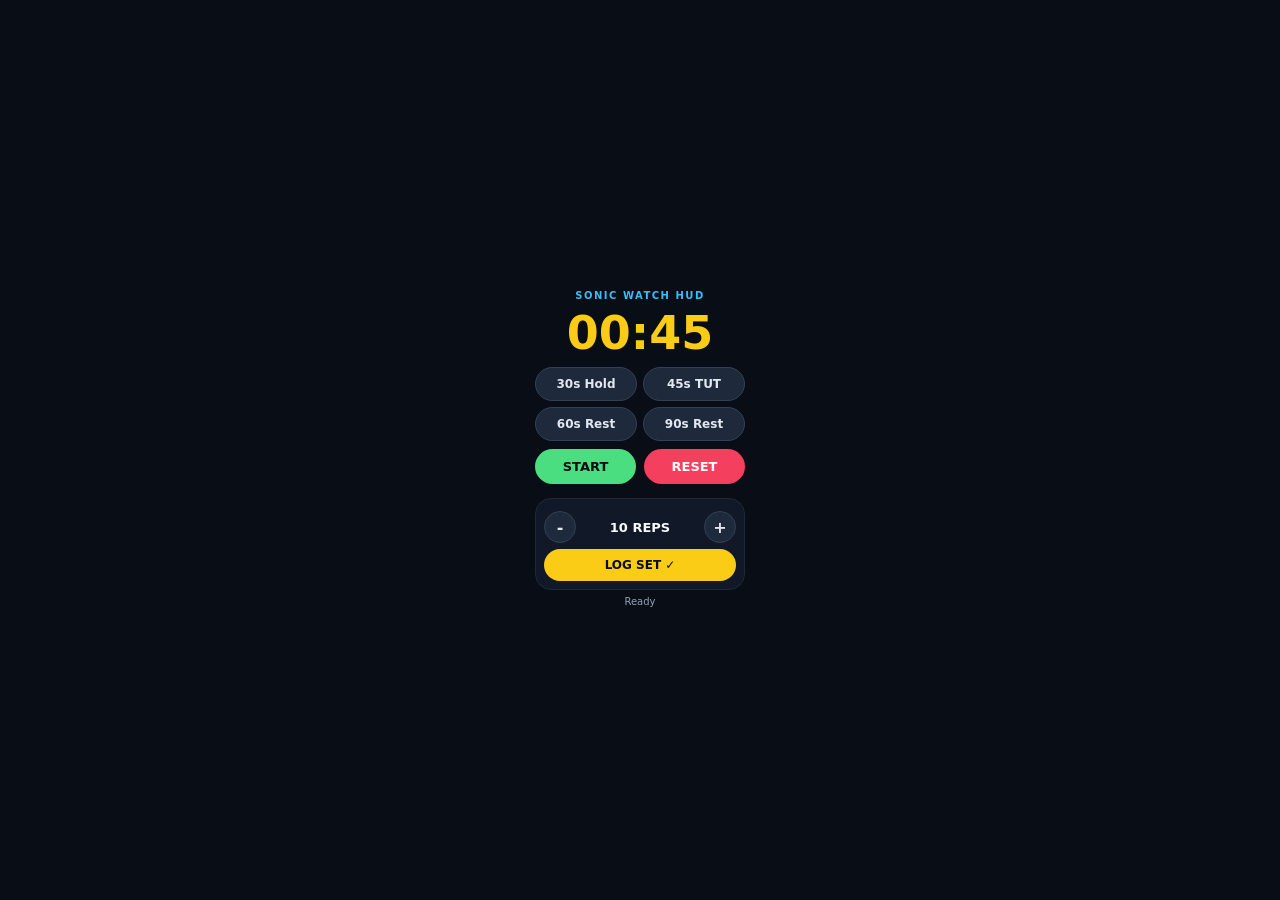
<file: docs/watch.html>
<!DOCTYPE html>
<html lang="en">
<head>
  <meta charset="UTF-8" />
  <meta name="viewport" content="width=device-width, initial-scale=1.0, user-scalable=no" />
  <title>Sonic Watch HUD</title>
  <style>
    * { box-sizing: border-box; margin: 0; padding: 0; font-family: system-ui, -apple-system, sans-serif; }
    body {
      background: #090d16;
      color: #f8fafc;
      min-height: 100vh;
      display: flex;
      flex-direction: column;
      align-items: center;
      justify-content: center;
      padding: 18px 14px;
      text-align: center;
    }
    .badge {
      font-size: 10px;
      font-weight: 800;
      letter-spacing: 1.5px;
      color: #38bdf8;
      text-transform: uppercase;
      margin-bottom: 4px;
    }
    .timer-display {
      font-size: 46px;
      font-weight: 900;
      font-variant-numeric: tabular-nums;
      color: #facc15;
      line-height: 1.05;
      margin: 4px 0 10px;
    }
    .timer-display.active { color: #4ade80; }
    .timer-display.done { color: #f43f5e; }
    .preset-grid {
      display: grid;
      grid-template-columns: repeat(2, 1fr);
      gap: 6px;
      width: 100%;
      max-width: 210px;
      margin-bottom: 8px;
    }
    button {
      border: none;
      border-radius: 999px;
      padding: 9px 6px;
      font-size: 12px;
      font-weight: 800;
      cursor: pointer;
      color: #090d16;
      background: #38bdf8;
    }
    button:active { transform: scale(0.96); }
    .btn-gold { background: #facc15; }
    .btn-green { background: #4ade80; }
    .btn-red { background: #f43f5e; color: #fff; }
    .btn-dark { background: #1e293b; color: #e2e8f0; border: 1px solid #334155; }
    .controls {
      display: flex;
      gap: 8px;
      width: 100%;
      max-width: 210px;
      margin-bottom: 10px;
    }
    .controls button { flex: 1; padding: 10px; font-size: 13px; }
    .log-box {
      width: 100%;
      max-width: 210px;
      background: #111827;
      border: 1px solid #1f2937;
      border-radius: 16px;
      padding: 8px;
      margin-top: 4px;
    }
    .stepper {
      display: flex;
      align-items: center;
      justify-content: space-between;
      margin: 4px 0 6px;
    }
    .stepper button { width: 32px; height: 32px; padding: 0; font-size: 16px; }
    .stepper span { font-size: 13px; font-weight: 800; }
    #statusMsg { font-size: 10px; color: #94a3b8; margin-top: 6px; min-height: 14px; }
  </style>
</head>
<body>
  <div class="badge" id="modeLabel">SONIC WATCH HUD</div>
  <div class="timer-display" id="clock">00:45</div>

  <!-- Quick Workout Timer Presets -->
  <div class="preset-grid">
    <button class="btn-dark" onclick="setTimer(30, 'HOLD / SURGE')">30s Hold</button>
    <button class="btn-dark" onclick="setTimer(45, 'TUT SET')">45s TUT</button>
    <button class="btn-dark" onclick="setTimer(60, 'REST / HIIT')">60s Rest</button>
    <button class="btn-dark" onclick="setTimer(90, 'HEAVY REST')">90s Rest</button>
  </div>

  <!-- Start / Stop Controls -->
  <div class="controls">
    <button class="btn-green" id="toggleBtn" onclick="toggleTimer()">START</button>
    <button class="btn-red" onclick="resetTimer()">RESET</button>
  </div>

  <!-- Quick Set Counter / Sheet Logger -->
  <div class="log-box">
    <div class="stepper">
      <button class="btn-dark" onclick="adjReps(-1)">-</button>
      <span id="repReadout">10 REPS</span>
      <button class="btn-dark" onclick="adjReps(1)">+</button>
    </div>
    <button class="btn-gold" style="width:100%;" onclick="logQuickSet()">LOG SET ✓</button>
  </div>

  <div id="statusMsg">Ready</div>

  <script>
    const WEBHOOK_URL = "https://script.google.com/macros/s/AKfycbxVl5oX6U2OwD6vI-KcJnR0srmjg64MLKY3CDuovFi20I_k_4Cc_t0a4XRy5KMo1AZo/exec";
    let defaultSec = 45;
    let remaining = 45;
    let intervalId = null;
    let reps = 10;
    let wakeLock = null;

    const clockEl = document.getElementById('clock');
    const labelEl = document.getElementById('modeLabel');
    const toggleBtn = document.getElementById('toggleBtn');
    const statusEl = document.getElementById('statusMsg');

    function fmt(s) {
      const m = String(Math.floor(s / 60)).padStart(2, '0');
      const sec = String(s % 60).padStart(2, '0');
      return `${m}:${sec}`;
    }

    function buzz(pattern) {
      if (navigator.vibrate) navigator.vibrate(pattern);
    }

    async function keepAwake(enable) {
      try {
        if (enable && 'wakeLock' in navigator && !wakeLock) {
          wakeLock = await navigator.wakeLock.request('screen');
        } else if (!enable && wakeLock) {
          await wakeLock.release();
          wakeLock = null;
        }
      } catch (e) {}
    }

    function setTimer(sec, label) {
      clearInterval(intervalId);
      intervalId = null;
      defaultSec = sec;
      remaining = sec;
      labelEl.textContent = label;
      clockEl.className = 'timer-display';
      clockEl.textContent = fmt(remaining);
      toggleBtn.textContent = 'START';
      keepAwake(false);
    }

    function toggleTimer() {
      if (intervalId) {
        clearInterval(intervalId);
        intervalId = null;
        toggleBtn.textContent = 'RESUME';
        clockEl.className = 'timer-display';
        keepAwake(false);
        return;
      }
      if (remaining <= 0) remaining = defaultSec;
      buzz(60);
      keepAwake(true);
      toggleBtn.textContent = 'PAUSE';
      clockEl.className = 'timer-display active';

      intervalId = setInterval(() => {
        remaining--;
        clockEl.textContent = fmt(Math.max(0, remaining));
        if (remaining <= 3 && remaining > 0) buzz(40);
        if (remaining <= 0) {
          clearInterval(intervalId);
          intervalId = null;
          clockEl.className = 'timer-display done';
          labelEl.textContent = 'TIME!';
          toggleBtn.textContent = 'AGAIN';
          buzz([250, 100, 250, 100, 400]);
          keepAwake(false);
        }
      }, 1000);
    }

    function resetTimer() {
      setTimer(defaultSec, 'SONIC WATCH HUD');
    }

    function adjReps(delta) {
      reps = Math.max(1, reps + delta);
      document.getElementById('repReadout').textContent = `${reps} REPS`;
    }

    async function logQuickSet() {
      statusEl.textContent = 'Syncing...';
      buzz(50);
      try {
        await fetch(WEBHOOK_URL, {
          method: 'POST',
          mode: 'no-cors',
          headers: { 'Content-Type': 'application/json' },
          body: JSON.stringify({
            type: 'watch_quick_set',
            reps: reps,
            durationSec: defaultSec,
            label: labelEl.textContent,
            timestamp: new Date().toISOString()
          })
        });
        statusEl.textContent = `Logged ${reps}r ✓`;
      } catch (e) {
        statusEl.textContent = 'Offline (Saved)';
      }
    }
  </script>
</body>
</html>
</file>
<file: docs/styles.css>
/* =============================================================
   SONIC FITNESS HUD // TACTICAL ARCADE STYLESHEET
   Harmonized Production Stylesheet (v3.2)
   ============================================================= */

:root {
  --bg: #0b0f19;
  --card-bg: #141c2e;
  --accent-blue: #00e5ff;
  --accent-gold: #ffc400;
  --accent-red: #ff3d00;
  --accent-green: #00e676;
  --accent-purple: #b388ff;
  --text: #ffffff;
  --text-dim: #90a4ae;
  --border: #263238;
}
* { box-sizing: border-box; margin: 0; padding: 0; font-family: -apple-system, BlinkMacSystemFont, "Segoe UI", Roboto, sans-serif; }
body { background: var(--bg); color: var(--text); padding-bottom: 90px; }

.hud-header {
  background: #060911;
  padding: 12px 16px;
  display: flex;
  justify-content: space-between;
  align-items: center;
  border-bottom: 2px solid var(--accent-blue);
  position: sticky;
  top: 0;
  z-index: 100;
}
.hud-left { display: flex; align-items: center; gap: 8px; }
.hud-title { font-size: 15px; font-weight: 800; letter-spacing: 1px; color: var(--accent-blue); }
.shield-badge {
  background: rgba(0, 230, 118, 0.15);
  border: 1px solid var(--accent-green);
  color: var(--accent-green);
  padding: 3px 8px;
  border-radius: 14px;
  font-size: 11px;
  font-weight: 700;
  white-space: nowrap;
}

.container { padding: 14px; }

/* Stage Selector Bar */
.stage-nav {
  display: grid;
  grid-template-columns: 1fr 1fr 1fr;
  gap: 6px;
  margin-bottom: 12px;
}
.stage-tab {
  background: #141c2e;
  border: 1px solid var(--border);
  color: var(--text-dim);
  padding: 8px 4px;
  border-radius: 8px;
  font-size: 12px;
  font-weight: 800;
  text-align: center;
  cursor: pointer;
  transition: all 0.15s ease;
}
.stage-tab.active {
  background: rgba(0, 229, 255, 0.15);
  border-color: var(--accent-blue);
  color: var(--accent-blue);
}

/* Stage Mission Card */
.stage-card {
  background: var(--card-bg);
  border: 1px solid var(--border);
  border-radius: 12px;
  padding: 14px;
  margin-bottom: 12px;
  display: flex;
  justify-content: space-between;
  align-items: flex-start;
}
.stage-label { color: var(--accent-gold); font-size: 11px; font-weight: 700; text-transform: uppercase; }
.stage-name { font-size: 17px; font-weight: 800; margin-top: 2px; }
.tonnage-pill {
  background: rgba(179, 136, 255, 0.15);
  border: 1px solid var(--accent-purple);
  color: var(--accent-purple);
  padding: 4px 8px;
  border-radius: 6px;
  font-size: 11px;
  font-weight: 800;
  text-align: right;
}

/* High-Visibility Prehab Mission Banner & Intel Drawer */
.prehab-box {
  display: flex;
  align-items: center;
  justify-content: space-between;
  gap: 12px;
  background: rgba(255, 196, 0, 0.12);
  border: 1.5px solid var(--accent-gold);
  padding: 12px 14px;
  border-radius: 10px;
  margin-bottom: 12px;
  cursor: pointer;
  box-shadow: 0 0 10px rgba(255, 196, 0, 0.15);
  transition: all 0.2s ease;
}
.prehab-box.has-drawer-open {
  border-bottom-left-radius: 0;
  border-bottom-right-radius: 0;
  margin-bottom: 0;
}
.prehab-box.cleared {
  background: rgba(0, 230, 118, 0.12);
  border-color: var(--accent-green);
  box-shadow: 0 0 10px rgba(0, 230, 118, 0.15);
}
.prehab-box.cleared.has-drawer-open {
  border-bottom-color: rgba(0, 230, 118, 0.3);
}
.prehab-content {
  display: flex;
  flex-direction: column;
  gap: 2px;
}
.prehab-tag {
  font-size: 10px;
  font-weight: 800;
  letter-spacing: 0.5px;
  color: var(--accent-gold);
  text-transform: uppercase;
}
.prehab-box.cleared .prehab-tag {
  color: var(--accent-green);
}
.prehab-title {
  font-size: 13px;
  font-weight: 700;
  color: #fff;
}
.btn-prehab-info {
  background: rgba(255, 196, 0, 0.15);
  border: 1px solid var(--accent-gold);
  color: var(--accent-gold);
  font-size: 10px;
  font-weight: 800;
  padding: 4px 8px;
  border-radius: 6px;
  cursor: pointer;
  transition: all 0.15s ease;
}
.prehab-box.cleared .btn-prehab-info {
  border-color: var(--accent-green);
  color: var(--accent-green);
  background: rgba(0, 230, 118, 0.15);
}
.prehab-status-pill {
  background: rgba(0, 0, 0, 0.4);
  border: 1px solid var(--accent-gold);
  color: var(--accent-gold);
  padding: 4px 10px;
  border-radius: 14px;
  font-size: 11px;
  font-weight: 800;
  white-space: nowrap;
}
.prehab-box.cleared .prehab-status-pill {
  border-color: var(--accent-green);
  color: var(--accent-green);
  background: rgba(0, 230, 118, 0.15);
}

/* Expandable Prehab Intel Drawer */
.prehab-drawer {
  display: none;
  background: #0b0f19;
  border: 1.5px solid var(--accent-gold);
  border-top: none;
  border-radius: 0 0 10px 10px;
  padding: 12px 14px;
  margin-bottom: 14px;
  box-shadow: 0 8px 18px rgba(0, 0, 0, 0.5);
  animation: drawerSlideDown 0.2s cubic-bezier(0.16, 1, 0.3, 1);
}
.prehab-drawer.drawer-cleared {
  border-color: var(--accent-green);
}
@keyframes drawerSlideDown {
  from { opacity: 0; transform: translateY(-6px); }
  to { opacity: 1; transform: translateY(0); }
}
.prehab-drill-row {
  padding: 8px 0;
  border-bottom: 1px solid rgba(255, 255, 255, 0.07);
}
.prehab-drill-row:first-child { padding-top: 2px; }
.prehab-drill-row:last-child { border-bottom: none; padding-bottom: 2px; }
.prehab-drill-header {
  display: flex;
  justify-content: space-between;
  align-items: center;
  font-size: 12px;
  font-weight: 800;
  color: #fff;
}
.prehab-drill-dose {
  color: var(--accent-gold);
  font-size: 11px;
  font-weight: 800;
  background: rgba(255, 196, 0, 0.1);
  padding: 2px 6px;
  border-radius: 4px;
}
.prehab-drawer.drawer-cleared .prehab-drill-dose {
  color: var(--accent-green);
  background: rgba(0, 230, 118, 0.1);
}
.prehab-drill-cue {
  color: var(--text-dim);
  font-size: 11px;
  margin-top: 3px;
  line-height: 1.35;
}

/* Slot Progress Stepper (A1, A2, A3, A4) */
.slot-stepper {
  display: flex;
  gap: 6px;
  margin-bottom: 12px;
}
.slot-btn {
  flex: 1;
  background: #141c2e;
  border: 1px solid var(--border);
  color: var(--text-dim);
  padding: 8px 4px;
  border-radius: 6px;
  font-size: 12px;
  font-weight: 800;
  cursor: pointer;
  text-align: center;
}
.slot-btn.active {
  background: rgba(0, 229, 255, 0.2);
  border-color: var(--accent-blue);
  color: var(--accent-blue);
  box-shadow: 0 0 8px rgba(0, 229, 255, 0.3);
}
.slot-btn.completed {
  border-color: var(--accent-green);
  color: var(--accent-green);
}
.slot-btn.completed.active {
  border-color: var(--accent-blue);
  box-shadow: 0 0 8px rgba(0, 229, 255, 0.4);
  background: rgba(0, 230, 118, 0.15);
  color: var(--accent-green);
}

/* Active Movement Card */
.movement-card {
  background: var(--card-bg);
  border: 1px solid var(--border);
  border-radius: 12px;
  padding: 14px;
  margin-bottom: 14px;
}
.move-meta {
  display: flex;
  justify-content: space-between;
  align-items: center;
  margin-bottom: 8px;
}
.slot-tag { color: var(--accent-blue); font-size: 12px; font-weight: 800; }
.target-tag { color: var(--accent-gold); font-size: 12px; font-weight: 700; }

.exercise-select {
  width: 100%;
  background: #0b0f19;
  border: 1px solid var(--border);
  color: #fff;
  font-size: 15px;
  font-weight: 700;
  padding: 10px;
  border-radius: 8px;
  margin-bottom: 12px;
  outline: none;
}

.input-grid-3 {
  display: grid;
  grid-template-columns: 1fr 1fr 1fr;
  gap: 8px;
  margin-bottom: 10px;
}
.input-box { background: #0b0f19; padding: 6px 10px; border-radius: 8px; border: 1px solid var(--border); }
.input-box label { font-size: 10px; color: var(--text-dim); text-transform: uppercase; display: block; margin-bottom: 2px; }
.input-box input, .input-box select {
  background: transparent;
  border: none;
  color: #fff;
  font-size: 17px;
  font-weight: 700;
  width: 100%;
  outline: none;
}

.toggle-row { display: grid; grid-template-columns: 1fr 1fr; gap: 8px; margin-bottom: 12px; }
.btn-toggle {
  padding: 10px;
  border-radius: 8px;
  border: 1px solid var(--border);
  background: #0b0f19;
  color: var(--text-dim);
  font-weight: 700;
  font-size: 12px;
  cursor: pointer;
  text-align: center;
}
.btn-toggle.active-green { background: rgba(0, 230, 118, 0.2); border-color: var(--accent-green); color: var(--accent-green); }
.btn-toggle.active-red { background: rgba(255, 61, 0, 0.2); border-color: var(--accent-red); color: var(--accent-red); }

.btn-log {
  width: 100%;
  background: var(--accent-blue);
  color: #000;
  border: none;
  padding: 13px;
  border-radius: 8px;
  font-size: 14px;
  font-weight: 800;
  letter-spacing: 0.5px;
  cursor: pointer;
}

/* Vault Drawer Toggle Bar */
.vault-toggle-bar {
  display: flex;
  justify-content: space-between;
  align-items: center;
  background: rgba(179, 136, 255, 0.1);
  border: 1px solid var(--accent-purple);
  padding: 10px 14px;
  border-radius: 8px;
  margin-bottom: 14px;
  cursor: pointer;
}
.vault-title { font-size: 13px; font-weight: 800; color: var(--accent-purple); display: flex; align-items: center; gap: 6px; }

/* Collapsible Vault Content */
#vaultDrawer {
  display: none;
  background: var(--card-bg);
  border: 1px solid var(--border);
  border-radius: 12px;
  padding: 12px;
  margin-bottom: 16px;
}
.vault-item {
  display: flex;
  justify-content: space-between;
  align-items: center;
  padding: 8px 0;
  border-bottom: 1px solid rgba(255, 255, 255, 0.05);
  font-size: 12px;
}
.vault-item:last-child { border-bottom: none; }
.vault-move { font-weight: 700; color: #fff; }
.vault-focus { color: var(--text-dim); font-size: 10px; }
.vault-rings { color: var(--accent-gold); font-weight: 800; letter-spacing: 2px; }

/* Logged Sets Feed */
.logged-sets-list {
  display: flex;
  flex-direction: column;
  gap: 6px;
  margin-top: 8px;
}
.set-row {
  display: flex;
  justify-content: space-between;
  align-items: center;
  background: #0b0f19;
  border: 1px solid var(--border);
  padding: 8px 12px;
  border-radius: 6px;
  font-size: 12px;
}
.set-tag { font-weight: 800; color: var(--accent-blue); }
.set-detail { color: var(--text-dim); }
.set-badge-ring { color: var(--accent-gold); font-weight: 700; font-size: 11px; }

/* Bottom Recovery Dock */
.rest-dock {
  position: fixed;
  bottom: 0;
  left: 0;
  right: 0;
  background: #060911;
  border-top: 1px solid var(--border);
  padding: 12px 16px;
  display: flex;
  justify-content: space-between;
  align-items: center;
  z-index: 90;
}
.timer-val { font-size: 22px; font-weight: 900; color: var(--accent-gold); }
.btn-advance {
  background: var(--accent-green);
  color: #000;
  border: none;
  padding: 10px 16px;
  border-radius: 8px;
  font-weight: 800;
  font-size: 13px;
  cursor: pointer;
}
.timer-selector { display: flex; gap: 5px; align-items: center; }
.btn-pill {
  background: #141c2e;
  border: 1px solid var(--border);
  color: var(--text-dim);
  padding: 5px 8px;
  border-radius: 6px;
  font-size: 11px;
  font-weight: 700;
  cursor: pointer;
}
.btn-pill.active {
  background: rgba(0, 229, 255, 0.2);
  border-color: var(--accent-blue);
  color: var(--accent-blue);
}

/* Integrated Results Dossier Overlay */
.results-overlay {
  position: fixed;
  inset: 0;
  background: rgba(6, 9, 17, 0.92);
  backdrop-filter: blur(14px);
  -webkit-backdrop-filter: blur(14px);
  z-index: 10000;
  display: none;
  flex-direction: column;
  justify-content: center;
  align-items: center;
  padding: 20px;
  animation: resultsFadeIn 0.3s cubic-bezier(0.16, 1, 0.3, 1);
}
@keyframes resultsFadeIn {
  from { opacity: 0; transform: scale(0.96); }
  to { opacity: 1; transform: scale(1); }
}
.results-card {
  width: 100%;
  max-width: 400px;
  background: #141c2e;
  border: 2px solid var(--accent-gold);
  border-radius: 16px;
  padding: 24px 20px;
  box-shadow: 0 0 35px rgba(255, 196, 0, 0.22), 0 10px 40px rgba(0, 0, 0, 0.6);
  text-align: center;
  display: flex;
  flex-direction: column;
  align-items: center;
  position: relative;
  overflow: hidden;
}
.results-banner {
  font-size: 11px;
  font-weight: 800;
  letter-spacing: 2px;
  color: var(--accent-gold);
  text-transform: uppercase;
  margin-bottom: 4px;
}
.results-stage-title {
  font-size: 18px;
  font-weight: 800;
  color: #fff;
  margin-bottom: 16px;
}
.rank-badge-wrap {
  display: flex;
  flex-direction: column;
  align-items: center;
  margin-bottom: 16px;
  position: relative;
  height: 90px;
  justify-content: center;
}
.rank-circle {
  width: 80px;
  height: 80px;
  border-radius: 50%;
  display: flex;
  align-items: center;
  justify-content: center;
  font-size: 44px;
  font-weight: 900;
  background: radial-gradient(circle, rgba(0, 229, 255, 0.25) 0%, rgba(20, 28, 46, 0.8) 70%);
  border: 3px solid var(--accent-blue);
  color: var(--accent-blue);
  box-shadow: 0 0 20px rgba(0, 229, 255, 0.4);
  margin-bottom: 8px;
}
.rank-circle.rank-s {
  border-color: var(--accent-gold);
  color: var(--accent-gold);
  background: radial-gradient(circle, rgba(255, 196, 0, 0.3) 0%, rgba(20, 28, 46, 0.8) 70%);
  box-shadow: 0 0 25px rgba(255, 196, 0, 0.5);
}
.rank-circle.rank-a {
  border-color: var(--accent-blue);
  color: var(--accent-blue);
  box-shadow: 0 0 20px rgba(0, 229, 255, 0.4);
}
.rank-circle.rank-b {
  border-color: var(--accent-purple);
  color: var(--accent-purple);
  box-shadow: 0 0 15px rgba(179, 136, 255, 0.4);
}
.rank-tier-text {
  font-size: 13px;
  font-weight: 800;
  letter-spacing: 1px;
  color: var(--text-dim);
}

.score-summary-grid {
  width: 100%;
  background: #0b0f19;
  border: 1px solid var(--border);
  border-radius: 10px;
  padding: 12px 14px;
  display: flex;
  flex-direction: column;
  gap: 8px;
  margin-bottom: 16px;
}
.score-line {
  display: flex;
  justify-content: space-between;
  align-items: center;
  font-size: 12px;
  color: var(--text-dim);
  font-weight: 600;
}
.score-line span:last-child {
  color: #fff;
  font-weight: 700;
  font-variant-numeric: tabular-nums;
}

.total-score-box {
  width: 100%;
  background: rgba(255, 196, 0, 0.1);
  border: 1.5px solid var(--accent-gold);
  border-radius: 10px;
  padding: 12px;
  margin-bottom: 14px;
}
.total-label {
  font-size: 10px;
  font-weight: 800;
  letter-spacing: 1.5px;
  color: var(--accent-gold);
}
.total-val {
  font-size: 26px;
  font-weight: 900;
  color: #fff;
  letter-spacing: 1px;
  margin-top: 2px;
  font-variant-numeric: tabular-nums;
}

.rings-earned-row {
  display: flex;
  align-items: center;
  justify-content: center;
  gap: 6px;
  font-size: 13px;
  color: var(--accent-gold);
  font-weight: 800;
  margin-bottom: 14px;
}

.sync-status-row {
  display: flex;
  align-items: center;
  justify-content: center;
  gap: 8px;
  font-size: 11px;
  color: var(--accent-green);
  font-weight: 700;
  margin-bottom: 18px;
}
.sync-dot {
  width: 8px;
  height: 8px;
  border-radius: 50%;
  background: var(--accent-green);
  box-shadow: 0 0 8px var(--accent-green);
  display: inline-block;
  animation: pulseSync 1.5s infinite ease-in-out;
}
@keyframes pulseSync {
  0%, 100% { opacity: 1; transform: scale(1); }
  50% { opacity: 0.4; transform: scale(0.85); }
}

.btn-return-rig {
  width: 100%;
  background: var(--accent-green);
  color: #000;
  border: none;
  padding: 14px;
  border-radius: 10px;
  font-size: 14px;
  font-weight: 900;
  letter-spacing: 0.5px;
  cursor: pointer;
  transition: transform 0.1s ease;
}
.btn-return-rig:active {
  transform: scale(0.98);
}
.prehab-drawer.open { display: block !important; }

/* Pilot EXP & Level Progression Cockpit */
.pilot-exp-card {
  background: linear-gradient(135deg, rgba(20, 28, 46, 0.95) 0%, rgba(11, 15, 25, 0.95) 100%);
  border: 1px solid rgba(0, 229, 255, 0.35);
  border-radius: 12px;
  padding: 12px 14px;
  margin-bottom: 12px;
  box-shadow: 0 4px 15px rgba(0, 229, 255, 0.1);
}
.pilot-exp-header {
  display: flex;
  justify-content: space-between;
  align-items: center;
  margin-bottom: 8px;
}
.pilot-lvl-tag {
  display: flex;
  align-items: center;
  gap: 8px;
}
.lvl-badge {
  background: var(--accent-blue);
  color: #000;
  font-size: 11px;
  font-weight: 900;
  padding: 3px 7px;
  border-radius: 5px;
  letter-spacing: 0.5px;
}
.pilot-title {
  font-size: 12px;
  font-weight: 800;
  color: #fff;
  letter-spacing: 0.5px;
}
.exp-counter {
  font-size: 12px;
  font-weight: 800;
  color: var(--accent-gold);
  font-variant-numeric: tabular-nums;
}
.exp-bar-track {
  width: 100%;
  height: 7px;
  background: rgba(255, 255, 255, 0.08);
  border-radius: 6px;
  overflow: hidden;
  margin-bottom: 6px;
  border: 1px solid rgba(255, 255, 255, 0.05);
}
.exp-bar-fill {
  height: 100%;
  background: linear-gradient(90deg, var(--accent-blue) 0%, var(--accent-green) 100%);
  border-radius: 6px;
  transition: width 0.4s ease-out;
  box-shadow: 0 0 8px rgba(0, 229, 255, 0.5);
}
.exp-footer {
  display: flex;
  justify-content: space-between;
  align-items: center;
  font-size: 10px;
  font-weight: 700;
  color: var(--text-dim);
}
.exp-footer span:first-child {
  color: var(--accent-blue);
}

/* Level Up Alert Badge */
.levelup-alert-badge {
  display: none;
  background: linear-gradient(90deg, rgba(255, 196, 0, 0.25) 0%, rgba(0, 229, 255, 0.25) 100%);
  border: 1.5px solid var(--accent-gold);
  color: var(--accent-gold);
  font-size: 11px;
  font-weight: 900;
  letter-spacing: 1.5px;
  padding: 5px 12px;
  border-radius: 20px;
  margin-bottom: 12px;
  box-shadow: 0 0 15px rgba(255, 196, 0, 0.4);
}

/* =============================================================
   TONIGHT'S ADDITIONS: 6-STAGE COMPATIBILITY & DYNAMIC RESULTS FX
   ============================================================= */

/* 1. STAGE TABS FLEX-SCROLL (SUPPORTS DAY A - DAY F CLEANLY) */
.stage-tabs, .stage-nav {
  display: flex !important;
  gap: 6px !important;
  overflow-x: auto !important;
  white-space: nowrap !important;
  padding-bottom: 4px !important;
  scrollbar-width: none !important; /* Firefox */
}
.stage-tabs::-webkit-scrollbar, .stage-nav::-webkit-scrollbar {
  display: none !important; /* Chrome/Android WebView */
}
.stage-tab {
  flex: 0 0 auto !important;
  min-width: 68px !important;
}

/* 2. GRADE STAMP SLAM ANIMATIONS (CINEMATIC SLOW-MOTION & UPRIGHT S/A/B) */
@keyframes stampSlamS {
  0% {
    opacity: 0;
    transform: scale(4.0);
    filter: brightness(2.5);
  }
  45% {
    opacity: 0.85;
    transform: scale(2.0);
  }
  72% {
    opacity: 1;
    transform: scale(0.92);
    filter: brightness(1.5);
    box-shadow: 0 0 55px rgba(255, 196, 0, 0.9), 0 0 90px rgba(0, 229, 255, 0.5);
  }
  86% {
    transform: scale(1.06);
    box-shadow: 0 0 35px rgba(255, 196, 0, 0.7);
  }
  95% {
    transform: scale(0.98);
  }
  100% {
    opacity: 1;
    transform: scale(1);
    box-shadow: 0 0 25px rgba(255, 196, 0, 0.6);
  }
}

@keyframes stampSlamA {
  0% {
    opacity: 0;
    transform: scale(3.2);
    filter: brightness(2.0);
  }
  50% {
    opacity: 0.85;
    transform: scale(1.8);
  }
  75% {
    opacity: 1;
    transform: scale(0.94);
    box-shadow: 0 0 40px rgba(0, 229, 255, 0.85);
  }
  88% {
    transform: scale(1.05);
  }
  100% {
    opacity: 1;
    transform: scale(1);
    box-shadow: 0 0 20px rgba(0, 229, 255, 0.5);
  }
}

@keyframes stampSlamB {
  0% {
    opacity: 0;
    transform: scale(2.6);
  }
  55% {
    opacity: 0.85;
    transform: scale(1.6);
  }
  80% {
    opacity: 1;
    transform: scale(0.96);
  }
  100% {
    opacity: 1;
    transform: scale(1);
    box-shadow: 0 0 15px rgba(179, 136, 255, 0.4);
  }
}

.stamp-slam-s {
  animation: stampSlamS 1.15s cubic-bezier(0.12, 0.8, 0.25, 1.15) forwards !important;
}

.stamp-slam-a {
  animation: stampSlamA 1.0s cubic-bezier(0.12, 0.8, 0.25, 1.15) forwards !important;
}

.stamp-slam-b {
  animation: stampSlamB 0.85s cubic-bezier(0.12, 0.8, 0.25, 1.1) forwards !important;
}

/* RESULTS IN-MODAL EXP PROGRESS BLOCK */
.results-exp-block {
  width: 100%;
  background: #0b0f19;
  border: 1px solid var(--border);
  border-radius: 10px;
  padding: 10px 12px;
  margin-bottom: 14px;
  transition: all 0.3s ease;
}
.results-exp-block.exp-active {
  border-color: var(--accent-blue);
  box-shadow: 0 0 15px rgba(0, 229, 255, 0.25);
}
.res-exp-header {
  display: flex;
  justify-content: space-between;
  align-items: center;
  margin-bottom: 6px;
}
.res-exp-title {
  font-size: 11px;
  font-weight: 800;
  color: var(--accent-blue);
  letter-spacing: 0.5px;
}
.res-exp-val {
  font-size: 12px;
  font-weight: 800;
  color: var(--accent-gold);
  font-variant-numeric: tabular-nums;
}
.res-exp-track {
  width: 100%;
  height: 8px;
  background: rgba(255, 255, 255, 0.08);
  border-radius: 4px;
  overflow: hidden;
  margin-bottom: 4px;
  border: 1px solid rgba(255, 255, 255, 0.05);
}
.res-exp-fill {
  height: 100%;
  width: 0%;
  background: linear-gradient(90deg, var(--accent-blue) 0%, var(--accent-green) 100%);
  border-radius: 4px;
  transition: width 0.08s linear;
  box-shadow: 0 0 8px rgba(0, 229, 255, 0.5);
}
.res-exp-footer {
  display: flex;
  justify-content: space-between;
  font-size: 10px;
  font-weight: 700;
  color: var(--text-dim);
}

/* 3. CAMERA SCREEN SHAKE FX */
@keyframes screenShakeHeavy {
  0% { transform: translate(0, 0) rotate(0deg); }
  15% { transform: translate(-8px, 9px) rotate(-1.5deg); }
  30% { transform: translate(7px, -7px) rotate(1.2deg); }
  45% { transform: translate(-6px, 5px) rotate(-0.8deg); }
  60% { transform: translate(5px, -3px) rotate(0.6deg); }
  75% { transform: translate(-3px, 2px) rotate(-0.3deg); }
  90% { transform: translate(2px, -1px) rotate(0.1deg); }
  100% { transform: translate(0, 0) rotate(0deg); }
}

@keyframes screenShakeMedium {
  0% { transform: translate(0, 0); }
  20% { transform: translate(-4px, 5px); }
  40% { transform: translate(4px, -4px); }
  60% { transform: translate(-2px, 3px); }
  80% { transform: translate(2px, -1px); }
  100% { transform: translate(0, 0); }
}

@keyframes screenShakeLight {
  0% { transform: translate(0, 0); }
  30% { transform: translate(-2px, 2px); }
  60% { transform: translate(2px, -1px); }
  100% { transform: translate(0, 0); }
}

.screen-shake-heavy {
  animation: screenShakeHeavy 0.45s ease-out;
}

.screen-shake-medium {
  animation: screenShakeMedium 0.35s ease-out;
}

.screen-shake-light {
  animation: screenShakeLight 0.25s ease-out;
}

/* 4. LEVEL UP FLARE PULSE */
@keyframes levelUpFlare {
  0% {
    transform: scale(0.6);
    opacity: 0;
    box-shadow: 0 0 0 rgba(255, 196, 0, 0);
  }
  50% {
    transform: scale(1.12);
    opacity: 1;
    box-shadow: 0 0 35px rgba(255, 196, 0, 0.9), 0 0 60px rgba(0, 229, 255, 0.6);
  }
  100% {
    transform: scale(1);
    opacity: 1;
    box-shadow: 0 0 15px rgba(255, 196, 0, 0.5);
  }
}

.level-up-flare {
  animation: levelUpFlare 0.6s cubic-bezier(0.16, 1, 0.3, 1) forwards;
}

/* 5. TABULAR NUMS & GLOW FOR TALLY COUNTERS */
.total-val, #resTotalScore, .exp-counter, .timer-val {
  font-variant-numeric: tabular-nums;
}


/* =============================================================
   TACTICAL FLIGHT PATH // RECOMMENDATION PROMPT CARD
   ============================================================= */
.flight-path-card {
  background: linear-gradient(135deg, rgba(20, 28, 46, 0.98) 0%, rgba(6, 9, 17, 0.98) 100%);
  border: 1.5px solid var(--accent-gold);
  border-radius: 12px;
  padding: 14px 16px;
  margin-bottom: 14px;
  box-shadow: 0 0 20px rgba(255, 196, 0, 0.18), 0 8px 25px rgba(0, 0, 0, 0.5);
  position: relative;
  overflow: hidden;
  animation: promptSlideIn 0.35s cubic-bezier(0.16, 1, 0.3, 1);
}

@keyframes promptSlideIn {
  from { opacity: 0; transform: translateY(-12px); }
  to { opacity: 1; transform: translateY(0); }
}

.flight-path-card.shield-recovery {
  border-color: var(--accent-green);
  box-shadow: 0 0 20px rgba(0, 230, 118, 0.2);
}

.flight-path-header {
  display: flex;
  justify-content: space-between;
  align-items: center;
  margin-bottom: 8px;
}

.flight-path-tag {
  font-size: 10px;
  font-weight: 900;
  letter-spacing: 1.5px;
  color: var(--accent-gold);
  text-transform: uppercase;
  display: flex;
  align-items: center;
  gap: 6px;
}

.flight-path-card.shield-recovery .flight-path-tag {
  color: var(--accent-green);
}

.flight-path-stage-title {
  font-size: 16px;
  font-weight: 900;
  color: #fff;
  letter-spacing: 0.5px;
  margin-bottom: 4px;
}

.flight-path-rationale {
  font-size: 11px;
  color: var(--text-dim);
  line-height: 1.4;
  margin-bottom: 12px;
}

.flight-path-actions {
  display: grid;
  grid-template-columns: 1.4fr 1fr;
  gap: 8px;
}

.btn-engage-path {
  background: var(--accent-gold);
  color: #000;
  border: none;
  padding: 10px 12px;
  border-radius: 8px;
  font-size: 11px;
  font-weight: 900;
  letter-spacing: 0.5px;
  cursor: pointer;
  text-align: center;
  transition: transform 0.1s ease;
}

.flight-path-card.shield-recovery .btn-engage-path {
  background: var(--accent-green);
}

.btn-engage-path:active {
  transform: scale(0.97);
}

.btn-bypass-path {
  background: rgba(255, 255, 255, 0.05);
  border: 1px solid var(--border);
  color: var(--text-dim);
  padding: 10px 12px;
  border-radius: 8px;
  font-size: 11px;
  font-weight: 700;
  cursor: pointer;
  text-align: center;
  transition: all 0.15s ease;
}

.btn-bypass-path:active {
  background: rgba(255, 255, 255, 0.1);
  color: #fff;
}

/* =============================================================
   DUAL ARTIFACT SYSTEM // CHAOS VAULT & SECRET RINGS TRAYS
   ============================================================= */
.artifacts-container {
  display: flex;
  flex-direction: column;
  gap: 10px;
  margin-bottom: 14px;
}

.artifact-tray-card {
  background: linear-gradient(135deg, rgba(20, 28, 46, 0.95) 0%, rgba(11, 15, 25, 0.95) 100%);
  border: 1.5px solid var(--border);
  border-radius: 12px;
  padding: 12px 14px;
  box-shadow: 0 4px 15px rgba(0, 0, 0, 0.4);
}

.artifact-tray-card.chaos-tray {
  border-color: rgba(0, 229, 255, 0.4);
}

.artifact-tray-card.secret-rings-tray {
  border-color: rgba(179, 136, 255, 0.4);
}

.artifact-tray-header {
  display: flex;
  justify-content: space-between;
  align-items: center;
  margin-bottom: 8px;
}

.artifact-tray-title {
  font-size: 11px;
  font-weight: 900;
  letter-spacing: 1px;
  text-transform: uppercase;
  display: flex;
  align-items: center;
  gap: 6px;
}

.chaos-tray .artifact-tray-title {
  color: var(--accent-blue);
}

.secret-rings-tray .artifact-tray-title {
  color: var(--accent-purple);
}

.artifact-tray-counter {
  font-size: 11px;
  font-weight: 800;
  color: var(--text-dim);
}

.artifact-sockets-row {
  display: grid;
  grid-template-columns: repeat(7, 1fr);
  gap: 6px;
}

.artifact-socket {
  background: rgba(0, 0, 0, 0.5);
  border: 1px solid rgba(255, 255, 255, 0.1);
  border-radius: 8px;
  height: 42px;
  display: flex;
  flex-direction: column;
  align-items: center;
  justify-content: center;
  cursor: pointer;
  transition: all 0.2s ease;
  position: relative;
}

.artifact-socket.locked {
  filter: grayscale(1);
  opacity: 0.35;
}

.artifact-socket.unlocked {
  filter: grayscale(0);
  opacity: 1;
}

.artifact-socket.unlocked.emerald-green {
  border-color: #00e676;
  box-shadow: 0 0 10px rgba(0, 230, 118, 0.5);
}
.artifact-socket.unlocked.emerald-red {
  border-color: #ff1744;
  box-shadow: 0 0 10px rgba(255, 23, 68, 0.5);
}
.artifact-socket.unlocked.emerald-blue {
  border-color: #00b0ff;
  box-shadow: 0 0 10px rgba(0, 176, 255, 0.5);
}
.artifact-socket.unlocked.emerald-yellow {
  border-color: #ffd600;
  box-shadow: 0 0 10px rgba(255, 214, 0, 0.5);
}
.artifact-socket.unlocked.emerald-cyan {
  border-color: #00e5ff;
  box-shadow: 0 0 10px rgba(0, 229, 255, 0.5);
}
.artifact-socket.unlocked.emerald-purple {
  border-color: #d500f9;
  box-shadow: 0 0 10px rgba(213, 0, 249, 0.5);
}
.artifact-socket.unlocked.emerald-white {
  border-color: #ffffff;
  box-shadow: 0 0 12px rgba(255, 255, 255, 0.8);
}

.artifact-icon {
  font-size: 15px;
}

.artifact-label {
  font-size: 8px;
  font-weight: 800;
  color: var(--text-dim);
  text-transform: uppercase;
  margin-top: 2px;
}

.transformation-badge-active {
  margin-top: 8px;
  padding: 6px 10px;
  border-radius: 6px;
  font-size: 10px;
  font-weight: 900;
  letter-spacing: 1px;
  text-align: center;
  display: none;
}

.super-mode-active {
  display: block !important;
  background: linear-gradient(90deg, rgba(255, 196, 0, 0.25) 0%, rgba(255, 234, 0, 0.3) 100%);
  border: 1px solid var(--accent-gold);
  color: var(--accent-gold);
  box-shadow: 0 0 15px rgba(255, 196, 0, 0.4);
}

.darkspine-mode-active {
  display: block !important;
  background: linear-gradient(90deg, rgba(213, 0, 249, 0.25) 0%, rgba(255, 23, 68, 0.3) 100%);
  border: 1px solid #ff1744;
  color: #ff80ab;
  box-shadow: 0 0 15px rgba(255, 23, 68, 0.4);
}

/* DAY G 3-in-1 Protocol Switcher Bar */
.day-g-protocol-bar {
  display: flex;
  gap: 6px;
  margin-bottom: 10px;
}

.day-g-protocol-btn {
  flex: 1;
  background: #0b0f19;
  border: 1px solid var(--border);
  color: var(--text-dim);
  padding: 7px 4px;
  border-radius: 6px;
  font-size: 10px;
  font-weight: 800;
  cursor: pointer;
  text-align: center;
  transition: all 0.15s ease;
}

.day-g-protocol-btn.active {
  background: rgba(0, 229, 255, 0.2);
  border-color: var(--accent-blue);
  color: var(--accent-blue);
  box-shadow: 0 0 8px rgba(0, 229, 255, 0.3);
}
/* ------------------------------------------------------------- */
/* SUPER SONIC 2 CYBER-ELECTRIC SHADERS                          */
/* ------------------------------------------------------------- */
.super-sonic-2-active {
  border-color: #38bdf8 !important;
  box-shadow: 0 0 25px rgba(250, 204, 21, 0.45), 0 0 50px rgba(56, 189, 248, 0.35) !important;
  animation: ss2CyberPulse 2s infinite alternate ease-in-out;
}

@keyframes ss2CyberPulse {
  0% { box-shadow: 0 0 20px rgba(250, 204, 21, 0.3), 0 0 35px rgba(56, 189, 248, 0.25); }
  100% { box-shadow: 0 0 35px rgba(250, 204, 21, 0.65), 0 0 65px rgba(56, 189, 248, 0.55); }
}

.hud-ring-economy-bar {
  display: flex;
  align-items: center;
  justify-content: space-between;
  gap: 10px;
  background: #101726;
  border: 1px solid #1e293b;
  border-radius: 8px;
  padding: 8px 12px;
  margin: 10px 0;
}

.ring-counter-block {
  display: flex;
  align-items: center;
  gap: 8px;
}

.ring-icon-symbol { font-size: 18px; }
.ring-count-val { font-size: 14px; font-weight: 800; color: #facc15; }
.ring-counter-lbl { font-size: 9px; font-weight: 700; color: #94a3b8; display: block; }

.ring-bar-btn {
  background: #1e293b;
  border: 1px solid #facc15;
  color: #facc15;
  padding: 5px 10px;
  border-radius: 6px;
  font-size: 11px;
  font-weight: 800;
  cursor: pointer;
}

.ring-bar-btn.super-2 {
  border-color: #38bdf8;
  color: #38bdf8;
  box-shadow: 0 0 10px rgba(56, 189, 248, 0.4);
}
/* ------------------------------------------------------------- */
/* STAGE CLEAR RESULTS OVERLAY // SIDE-BY-SIDE ARCADE SCORECARD  */
/* ------------------------------------------------------------- */
.results-overlay-backdrop {
  position: fixed;
  inset: 0;
  background: rgba(10, 14, 23, 0.94);
  backdrop-filter: blur(10px);
  z-index: 99999;
  display: flex;
  align-items: center;
  justify-content: center;
  padding: 12px;
  animation: fadeIn 0.2s ease-out;
  overflow-y: auto;
}

.results-card {
  background: #0f172a;
  border: 2px solid #38bdf8;
  border-radius: 12px;
  width: 100%;
  max-width: 440px;
  box-shadow: 0 0 30px rgba(56, 189, 248, 0.35);
  overflow: hidden;
  font-family: inherit;
}

.results-header {
  display: flex;
  justify-content: space-between;
  align-items: center;
  padding: 12px 16px;
  background: #1e293b;
  border-bottom: 1px solid #334155;
}

.results-stage-tag {
  font-size: 11px;
  font-weight: 800;
  color: #38bdf8;
  letter-spacing: 1px;
}

.results-x-btn {
  background: none;
  border: none;
  color: #94a3b8;
  font-size: 16px;
  cursor: pointer;
}

.results-body {
  padding: 16px;
  display: flex;
  flex-direction: column;
  gap: 12px;
}

/* Row 1: Side-by-Side Breakdown & Rank Column */
.results-split-row {
  display: flex;
  align-items: stretch;
  gap: 10px;
}

.results-breakdown-list {
  flex: 1;
  background: #141d2e;
  border: 1px solid #1e293b;
  border-radius: 8px;
  padding: 10px 12px;
  display: flex;
  flex-direction: column;
  justify-content: space-around;
  gap: 6px;
}

.breakdown-row {
  display: flex;
  justify-content: space-between;
  align-items: center;
  font-size: 10px;
  font-weight: 700;
  color: #94a3b8;
}

.breakdown-lbl {
  letter-spacing: 0.5px;
}

.breakdown-val {
  color: #f8fafc;
  font-family: monospace;
}

.breakdown-val.highlight-red {
  color: #f87171;
}

.results-rank-column {
  width: 110px;
  display: flex;
  flex-direction: column;
  align-items: center;
  justify-content: center;
  background: #141d2e;
  border: 1px solid #1e293b;
  border-radius: 8px;
  padding: 8px;
}

.results-rank-stamp-hidden {
  opacity: 0;
  transform: scale(2.8) rotate(-18deg);
  font-size: 54px;
  font-weight: 900;
  line-height: 1;
  padding: 8px 16px;
  border: 4px solid;
  border-radius: 10px;
}

.results-rank-stamp {
  font-size: 54px;
  font-weight: 900;
  line-height: 1;
  padding: 8px 16px;
  border: 4px solid;
  border-radius: 10px;
  transform: rotate(-4deg);
}

.results-rank-label {
  font-size: 9px;
  font-weight: 800;
  color: #94a3b8;
  letter-spacing: 1.5px;
  margin-top: 6px;
}

/* Row 2: Total Score */
.results-total-container {
  display: flex;
  flex-direction: column;
  align-items: center;
  background: #101726;
  border: 1px solid #1e293b;
  border-radius: 8px;
  padding: 10px;
}

.results-total-lbl {
  font-size: 10px;
  font-weight: 800;
  color: #94a3b8;
  letter-spacing: 2px;
}

.results-total-num {
  font-size: 30px;
  font-weight: 900;
  color: #38bdf8;
  font-family: monospace;
  text-shadow: 0 0 15px rgba(56, 189, 248, 0.45);
}

/* Row 3: Experience Bar */
.results-exp-block {
  background: #141d2e;
  border: 1px solid #1e293b;
  border-radius: 8px;
  padding: 10px 12px;
  display: flex;
  flex-direction: column;
  gap: 6px;
}

.results-exp-header {
  display: flex;
  justify-content: space-between;
  align-items: center;
  font-size: 11px;
  font-weight: 800;
}

.results-exp-lvl {
  color: #38bdf8;
  letter-spacing: 1px;
}

.results-exp-gained {
  color: #facc15;
  font-family: monospace;
}

.results-exp-bar-track {
  width: 100%;
  height: 10px;
  background: #0b0f19;
  border-radius: 5px;
  overflow: hidden;
  border: 1px solid #334155;
}

.results-exp-bar-fill {
  height: 100%;
  background: linear-gradient(90deg, #38bdf8, #facc15);
  border-radius: 5px;
  box-shadow: 0 0 10px rgba(56, 189, 248, 0.6);
  transition: width 0.1s linear;
}

/* Rewards & Bottom Controls */
.results-gold-ring-payout {
  background: #101726;
  border: 1px dashed #facc15;
  border-radius: 8px;
  padding: 8px;
  text-align: center;
}

.gold-ring-payout-label {
  font-size: 9px;
  font-weight: 800;
  color: #facc15;
  letter-spacing: 1px;
}

.gold-ring-payout-val {
  font-size: 16px;
  font-weight: 900;
  color: #facc15;
  margin-top: 2px;
}

.results-continue-btn {
  background: #38bdf8;
  color: #0b0f19;
  border: none;
  border-radius: 8px;
  padding: 12px;
  font-size: 13px;
  font-weight: 900;
  letter-spacing: 1px;
  cursor: pointer;
}

.animate-stamp-slam {
  animation: stampSlam 0.35s cubic-bezier(0.175, 0.885, 0.32, 1.275) forwards;
}

@keyframes stampSlam {
  0% { opacity: 0; transform: scale(2.8) rotate(-18deg); }
  70% { opacity: 1; transform: scale(0.92) rotate(-4deg); }
  100% { opacity: 1; transform: scale(1) rotate(-4deg); text-shadow: 0 0 25px currentColor; box-shadow: 0 0 30px rgba(0,0,0,0.6); }
}

/* ------------------------------------------------------------- */
/* ROW 2: TOTAL SCORE (ENLARGED)                                 */
/* ------------------------------------------------------------- */
.results-total-container {
  display: flex;
  flex-direction: column;
  align-items: center;
  background: #111827;
  border: 1px solid #1f293d;
  border-radius: 8px;
  padding: 8px;
}

.results-total-lbl {
  font-size: 10px;
  font-weight: 800;
  color: #94a3b8;
  letter-spacing: 2px;
}

.results-total-num {
  font-size: 34px;
  font-weight: 900;
  color: #38bdf8;
  font-family: monospace;
  text-shadow: 0 0 18px rgba(56, 189, 248, 0.5);
  line-height: 1.1;
  margin-top: 2px;
}

/* ------------------------------------------------------------- */
/* ROW 3: EXPERIENCE BAR                                         */
/* ------------------------------------------------------------- */
.results-exp-block {
  background: #111827;
  border: 1px solid #1f293d;
  border-radius: 8px;
  padding: 8px 10px;
  display: flex;
  flex-direction: column;
  gap: 5px;
}

.results-exp-header {
  display: flex;
  justify-content: space-between;
  align-items: center;
  font-size: 11px;
  font-weight: 800;
}

.results-exp-lvl {
  color: #38bdf8;
  letter-spacing: 1px;
}

.results-exp-gained {
  color: #facc15;
  font-family: monospace;
}

.results-exp-bar-track {
  width: 100%;
  height: 9px;
  background: #090d16;
  border-radius: 5px;
  overflow: hidden;
  border: 1px solid #243048;
}

.results-exp-bar-fill {
  height: 100%;
  background: linear-gradient(90deg, #38bdf8, #facc15);
  border-radius: 5px;
  box-shadow: 0 0 10px rgba(56, 189, 248, 0.6);
  transition: width 0.1s linear;
}

/* REWARDS & BUTTONS */
.results-gold-ring-payout {
  background: #111827;
  border: 1px dashed #facc15;
  border-radius: 8px;
  padding: 7px;
  text-align: center;
}

.gold-ring-payout-label {
  font-size: 8.5px;
  font-weight: 800;
  color: #facc15;
  letter-spacing: 1px;
}

.gold-ring-payout-val {
  font-size: 16.5px;
  font-weight: 900;
  color: #facc15;
  margin-top: 1px;
}

.results-continue-btn {
  background: #38bdf8;
  color: #0b0f19;
  border: none;
  border-radius: 8px;
  padding: 11px;
  font-size: 13px;
  font-weight: 900;
  letter-spacing: 1px;
  cursor: pointer;
}

.animate-stamp-slam {
  animation: stampSlam 0.35s cubic-bezier(0.175, 0.885, 0.32, 1.275) forwards;
}

@keyframes stampSlam {
  0% { opacity: 0; transform: scale(2.8) rotate(-18deg); }
  70% { opacity: 1; transform: scale(0.92) rotate(-4deg); }
  100% { opacity: 1; transform: scale(1) rotate(-4deg); }
}
/* =============================================================
   PRE-FLIGHT MISSION ACCORDION & BUTTON STYLES
   ============================================================= */

.prehab-card {
  margin-bottom: 12px;
}

/* Accordion Header Button */
.prehab-toggle-btn {
  width: 100%;
  display: flex;
  align-items: center;
  justify-content: space-between;
  gap: 10px;
  background: rgba(255, 196, 0, 0.12);
  border: 1.5px solid var(--accent-gold, #ffc400);
  color: #ffffff;
  padding: 12px 14px;
  border-radius: 10px;
  font-size: 13px;
  font-weight: 800;
  letter-spacing: 0.5px;
  cursor: pointer;
  box-shadow: 0 0 10px rgba(255, 196, 0, 0.15);
  transition: all 0.2s ease;
}

.prehab-toggle-btn:active {
  transform: scale(0.99);
}

.prehab-toggle-btn.expanded {
  border-bottom-left-radius: 0;
  border-bottom-right-radius: 0;
  background: rgba(255, 196, 0, 0.18);
}

/* Status Badge inside button */
.prehab-toggle-btn .badge {
  font-size: 10px;
  font-weight: 800;
  padding: 3px 8px;
  border-radius: 12px;
  letter-spacing: 0.5px;
}

.prehab-toggle-btn .badge.pending {
  background: rgba(0, 0, 0, 0.4);
  border: 1px solid var(--accent-gold, #ffc400);
  color: var(--accent-gold, #ffc400);
}

.prehab-toggle-btn .badge.cleared {
  background: rgba(0, 230, 118, 0.2);
  border: 1px solid var(--accent-green, #00e676);
  color: var(--accent-green, #00e676);
}

.prehab-toggle-btn .chevron {
  font-size: 12px;
  color: var(--accent-gold, #ffc400);
  transition: transform 0.2s ease;
}

.prehab-toggle-btn.expanded .chevron {
  transform: rotate(180deg);
}

/* Drawer Container */
.prehab-drawer-content {
  background: #0b0f19;
  border: 1.5px solid var(--accent-gold, #ffc400);
  border-top: none;
  border-radius: 0 0 10px 10px;
  padding: 14px;
  box-shadow: 0 8px 18px rgba(0, 0, 0, 0.5);
  animation: drawerSlideDown 0.2s cubic-bezier(0.16, 1, 0.3, 1);
}

/* Completion Action Button */
.btn-clear-prehab {
  width: 100%;
  background: rgba(0, 230, 118, 0.15);
  border: 1px solid var(--accent-green, #00e676);
  color: var(--accent-green, #00e676);
  padding: 11px;
  border-radius: 8px;
  font-size: 12px;
  font-weight: 900;
  letter-spacing: 0.5px;
  cursor: pointer;
  transition: all 0.15s ease;
}

.btn-clear-prehab:active {
  transform: scale(0.98);
}
/* -------------------------------------------------------------
   COCKPIT AUDIO DECK DRAWER
------------------------------------------------------------- */
.music-drawer-container {
  margin: 14px 0 8px 0;
  background: rgba(15, 23, 42, 0.7);
  border: 1px solid var(--border, #334155);
  border-radius: 8px;
  overflow: hidden;
}

.music-drawer-toggle {
  width: 100%;
  padding: 10px 14px;
  background: #111827;
  color: #38bdf8;
  font-weight: 800;
  font-size: 11px;
  letter-spacing: 0.5px;
  border: none;
  display: flex;
  justify-content: space-between;
  align-items: center;
  cursor: pointer;
  border-bottom: 1px solid rgba(56, 189, 248, 0.2);
}

.music-drawer-body {
  padding: 12px;
}

.music-tabs {
  display: flex;
  gap: 6px;
  margin-bottom: 10px;
}

.music-tab-btn {
  flex: 1;
  padding: 6px;
  background: #1e293b;
  border: 1px solid #334155;
  color: #94a3b8;
  font-size: 10px;
  font-weight: 700;
  border-radius: 4px;
  cursor: pointer;
}

.music-tab-btn.active {
  background: #0284c7;
  color: #ffffff;
  border-color: #38bdf8;
}

/* Local Player Styles */
.local-player-box {
  background: #0b0f19;
  padding: 10px;
  border-radius: 6px;
  border: 1px solid #1e293b;
}

.track-title-text {
  font-size: 11px;
  font-weight: 700;
  color: #f8fafc;
  white-space: nowrap;
  overflow: hidden;
  text-overflow: ellipsis;
  margin-bottom: 8px;
}

.track-progress-bar {
  width: 100%;
  height: 4px;
  background: #1e293b;
  border-radius: 2px;
  margin-bottom: 10px;
  overflow: hidden;
}

.track-progress-fill {
  height: 100%;
  width: 0%;
  background: #38bdf8;
  transition: width 0.2s linear;
}

.transport-controls {
  display: flex;
  align-items: center;
  justify-content: space-between;
  gap: 8px;
}

.ctrl-btn {
  background: #1e293b;
  color: #f8fafc;
  border: 1px solid #334155;
  padding: 6px 14px;
  border-radius: 4px;
  cursor: pointer;
  font-size: 12px;
}

.play-btn {
  background: #38bdf8;
  color: #0b0f19;
  font-weight: 900;
  flex: 1;
}

.file-load-btn {
  background: #334155;
  color: #f8fafc;
  padding: 6px 10px;
  font-size: 10px;
  font-weight: 700;
  border-radius: 4px;
  cursor: pointer;
}

/* YouTube & Pandora Styles */
.yt-input-row {
  display: flex;
  gap: 6px;
  margin-bottom: 8px;
}

.yt-input {
  flex: 1;
  background: #0b0f19;
  border: 1px solid #334155;
  color: #fff;
  padding: 6px 8px;
  font-size: 11px;
  border-radius: 4px;
}

.yt-btn {
  background: #e11d48;
  color: #fff;
  border: none;
  font-weight: 800;
  font-size: 11px;
  padding: 6px 12px;
  border-radius: 4px;
  cursor: pointer;
}

.yt-embed-wrap {
  position: relative;
  width: 100%;
  height: 140px;
  border-radius: 6px;
  overflow: hidden;
  border: 1px solid #1e293b;
  margin-bottom: 8px;
}

.yt-embed-wrap iframe {
  width: 100%;
  height: 100%;
  border: none;
}

.app-launch-link {
  display: block;
  text-align: center;
  background: rgba(225, 29, 72, 0.15);
  border: 1px solid #e11d48;
  color: #fb7185;
  padding: 6px;
  font-size: 10px;
  font-weight: 800;
  border-radius: 4px;
  text-decoration: none;
}

.pandora-desc {
  font-size: 11px;
  color: #94a3b8;
  margin-bottom: 8px;
}

.pandora-btn-grid {
  display: flex;
  flex-direction: column;
  gap: 6px;
}

.pandora-btn {
  background: #1e293b;
  border: 1px solid #0ea5e9;
  color: #38bdf8;
  padding: 8px 12px;
  font-size: 11px;
  font-weight: 700;
  border-radius: 4px;
  text-decoration: none;
  text-align: center;
}
/* -------------------------------------------------------------
   PERSISTENT COCKPIT DOCK & SLIDE-UP AUDIO DRAWER
------------------------------------------------------------- */
/* Ensure workout content does not get hidden behind the fixed dock */
body {
  padding-bottom: 76px !important;
}

/* Pinned Bottom Dock */
.fixed-cockpit-dock {
  position: fixed;
  bottom: 0;
  left: 0;
  right: 0;
  z-index: 9999;
  background: rgba(11, 15, 25, 0.95);
  backdrop-filter: blur(8px);
  -webkit-backdrop-filter: blur(8px);
  border-top: 1px solid rgba(56, 189, 248, 0.3);
  box-shadow: 0 -4px 20px rgba(0, 0, 0, 0.7);
  padding: env(safe-area-inset-bottom, 8px) 12px 10px 12px;
}

/* Single-Line Row for Timer + Music */
.cockpit-bar-content {
  display: flex;
  align-items: center;
  justify-content: space-between;
  gap: 10px;
  max-width: 600px;
  margin: 0 auto;
}

/* Timer Group */
.dock-timer-section {
  display: flex;
  align-items: center;
  gap: 8px;
  background: #141c2e;
  padding: 6px 12px;
  border-radius: 6px;
  border: 1px solid #1e293b;
  flex: 1;
}

.dock-timer-label {
  font-size: 10px;
  font-weight: 800;
  color: #94a3b8;
  letter-spacing: 0.5px;
}

.dock-timer-clock {
  font-family: monospace;
  font-size: 16px;
  font-weight: 900;
  color: #38bdf8;
  letter-spacing: 1px;
}

.dock-brake-btn {
  background: #1e293b;
  border: 1px solid #334155;
  color: #f8fafc;
  font-size: 10px;
  font-weight: 800;
  padding: 4px 8px;
  border-radius: 4px;
  cursor: pointer;
  margin-left: auto;
}

.dock-brake-btn:active {
  background: #0284c7;
}

/* Music Toggle Button (Same Line) */
.dock-music-btn {
  display: flex;
  align-items: center;
  gap: 6px;
  background: #141c2e;
  border: 1px solid #0284c7;
  color: #38bdf8;
  padding: 8px 12px;
  border-radius: 6px;
  cursor: pointer;
  font-weight: 800;
  font-size: 11px;
  max-width: 160px;
}

.dock-music-btn:active {
  background: #0284c7;
  color: #fff;
}

.dock-music-text {
  white-space: nowrap;
  overflow: hidden;
  text-overflow: ellipsis;
}

.dock-music-chevron {
  font-size: 9px;
  color: #94a3b8;
}

/* Slide-Up Tray (Positioned directly above the dock) */
.music-slideup-tray {
  background: #0f172a;
  border: 1px solid var(--accent-blue, #38bdf8);
  border-radius: 10px 10px 0 0;
  padding: 12px;
  margin-bottom: 8px;
  max-width: 600px;
  margin-left: auto;
  margin-right: auto;
  box-shadow: 0 -8px 25px rgba(0, 0, 0, 0.8);
  max-height: 380px;
  overflow-y: auto;
}

.music-tray-header {
  display: flex;
  justify-content: space-between;
  align-items: center;
  margin-bottom: 8px;
  padding-bottom: 6px;
  border-bottom: 1px solid #1e293b;
}

.music-tray-title {
  font-size: 10px;
  font-weight: 900;
  color: #38bdf8;
  letter-spacing: 0.5px;
}

.music-tray-close {
  background: transparent;
  border: none;
  color: #94a3b8;
  font-size: 14px;
  cursor: pointer;
  padding: 0 4px;
}

/* Tab Navigation inside Tray */
.music-tabs {
  display: flex;
  gap: 6px;
  margin-bottom: 10px;
}

.music-tab-btn {
  flex: 1;
  padding: 6px;
  background: #1e293b;
  border: 1px solid #334155;
  color: #94a3b8;
  font-size: 10px;
  font-weight: 700;
  border-radius: 4px;
  cursor: pointer;
}

.music-tab-btn.active {
  background: #0284c7;
  color: #ffffff;
  border-color: #38bdf8;
}

/* Player Box */
.local-player-box {
  background: #0b0f19;
  padding: 10px;
  border-radius: 6px;
  border: 1px solid #1e293b;
}

.track-title-text {
  font-size: 11px;
  font-weight: 700;
  color: #f8fafc;
  white-space: nowrap;
  overflow: hidden;
  text-overflow: ellipsis;
  margin-bottom: 8px;
}

.track-progress-bar {
  width: 100%;
  height: 4px;
  background: #1e293b;
  border-radius: 2px;
  margin-bottom: 10px;
  overflow: hidden;
}

.track-progress-fill {
  height: 100%;
  width: 0%;
  background: #38bdf8;
  transition: width 0.2s linear;
}

.transport-controls {
  display: flex;
  align-items: center;
  justify-content: space-between;
  gap: 8px;
}

.ctrl-btn {
  background: #1e293b;
  color: #f8fafc;
  border: 1px solid #334155;
  padding: 6px 14px;
  border-radius: 4px;
  cursor: pointer;
  font-size: 12px;
}

.play-btn {
  background: #38bdf8;
  color: #0b0f19;
  font-weight: 900;
  flex: 1;
}

.file-load-btn {
  background: #334155;
  color: #f8fafc;
  padding: 6px 10px;
  font-size: 10px;
  font-weight: 700;
  border-radius: 4px;
  cursor: pointer;
}

.yt-input-row {
  display: flex;
  gap: 6px;
  margin-bottom: 8px;
}

.yt-input {
  flex: 1;
  background: #0b0f19;
  border: 1px solid #334155;
  color: #fff;
  padding: 6px 8px;
  font-size: 11px;
  border-radius: 4px;
}

.yt-btn {
  background: #e11d48;
  color: #fff;
  border: none;
  font-weight: 800;
  font-size: 11px;
  padding: 6px 12px;
  border-radius: 4px;
  cursor: pointer;
}

.yt-embed-wrap {
  width: 100%;
  height: 140px;
  border-radius: 6px;
  overflow: hidden;
  border: 1px solid #1e293b;
  margin-bottom: 8px;
}

.yt-embed-wrap iframe {
  width: 100%;
  height: 100%;
  border: none;
}

.app-launch-link {
  display: block;
  text-align: center;
  background: rgba(225, 29, 72, 0.15);
  border: 1px solid #e11d48;
  color: #fb7185;
  padding: 6px;
  font-size: 10px;
  font-weight: 800;
  border-radius: 4px;
  text-decoration: none;
}

.pandora-desc {
  font-size: 11px;
  color: #94a3b8;
  margin-bottom: 8px;
}

.pandora-btn-grid {
  display: flex;
  flex-direction: column;
  gap: 6px;
}

.pandora-btn {
  background: #1e293b;
  border: 1px solid #0ea5e9;
  color: #38bdf8;
  padding: 8px 12px;
  font-size: 11px;
  font-weight: 700;
  border-radius: 4px;
  text-decoration: none;
  text-align: center;
}
/* -------------------------------------------------------------
   PERSISTENT COCKPIT DOCK & SLIDE-UP AUDIO DRAWER
------------------------------------------------------------- */
body {
  padding-bottom: 76px !important;
}

.fixed-cockpit-dock {
  position: fixed;
  bottom: 0;
  left: 0;
  right: 0;
  z-index: 9999;
  background: rgba(11, 15, 25, 0.95);
  backdrop-filter: blur(8px);
  -webkit-backdrop-filter: blur(8px);
  border-top: 1px solid rgba(56, 189, 248, 0.3);
  box-shadow: 0 -4px 20px rgba(0, 0, 0, 0.7);
  padding: env(safe-area-inset-bottom, 8px) 12px 10px 12px;
}

.cockpit-bar-content {
  display: flex;
  align-items: center;
  justify-content: space-between;
  gap: 10px;
  max-width: 600px;
  margin: 0 auto;
}

.dock-timer-section {
  display: flex;
  align-items: center;
  gap: 8px;
  background: #141c2e;
  padding: 6px 12px;
  border-radius: 6px;
  border: 1px solid #1e293b;
  flex: 1;
}

.dock-timer-label {
  font-size: 10px;
  font-weight: 800;
  color: #94a3b8;
  letter-spacing: 0.5px;
}

.dock-timer-clock {
  font-family: monospace;
  font-size: 16px;
  font-weight: 900;
  color: #38bdf8;
  letter-spacing: 1px;
}

.dock-brake-btn {
  background: #1e293b;
  border: 1px solid #334155;
  color: #f8fafc;
  font-size: 10px;
  font-weight: 800;
  padding: 4px 8px;
  border-radius: 4px;
  cursor: pointer;
  margin-left: auto;
}

.dock-brake-btn:active {
  background: #0284c7;
}

.dock-music-btn {
  display: flex;
  align-items: center;
  gap: 6px;
  background: #141c2e;
  border: 1px solid #0284c7;
  color: #38bdf8;
  padding: 8px 12px;
  border-radius: 6px;
  cursor: pointer;
  font-weight: 800;
  font-size: 11px;
  max-width: 170px;
}

.dock-music-btn:active {
  background: #0284c7;
  color: #fff;
}

.dock-music-text {
  white-space: nowrap;
  overflow: hidden;
  text-overflow: ellipsis;
}

.dock-music-chevron {
  font-size: 9px;
  color: #94a3b8;
}

.music-slideup-tray {
  background: #0f172a;
  border: 1px solid var(--accent-blue, #38bdf8);
  border-radius: 10px 10px 0 0;
  padding: 12px;
  margin-bottom: 8px;
  max-width: 600px;
  margin-left: auto;
  margin-right: auto;
  box-shadow: 0 -8px 25px rgba(0, 0, 0, 0.8);
  max-height: 400px;
  overflow-y: auto;
}

.music-tray-header {
  display: flex;
  justify-content: space-between;
  align-items: center;
  margin-bottom: 8px;
  padding-bottom: 6px;
  border-bottom: 1px solid #1e293b;
}

.music-tray-title {
  font-size: 10px;
  font-weight: 900;
  color: #38bdf8;
  letter-spacing: 0.5px;
}

.music-tray-close {
  background: transparent;
  border: none;
  color: #94a3b8;
  font-size: 14px;
  cursor: pointer;
}

.music-tabs {
  display: flex;
  gap: 6px;
  margin-bottom: 10px;
}

.music-tab-btn {
  flex: 1;
  padding: 6px;
  background: #1e293b;
  border: 1px solid #334155;
  color: #94a3b8;
  font-size: 10px;
  font-weight: 700;
  border-radius: 4px;
  cursor: pointer;
}

.music-tab-btn.active {
  background: #0284c7;
  color: #ffffff;
  border-color: #38bdf8;
}

.local-player-box {
  background: #0b0f19;
  padding: 10px;
  border-radius: 6px;
  border: 1px solid #1e293b;
}

.track-info-row {
  display: flex;
  justify-content: space-between;
  align-items: center;
  margin-bottom: 6px;
}

.track-title-text {
  font-size: 11px;
  font-weight: 700;
  color: #f8fafc;
  white-space: nowrap;
  overflow: hidden;
  text-overflow: ellipsis;
  max-width: 70%;
}

.track-time-text {
  font-size: 10px;
  font-family: monospace;
  color: #94a3b8;
}

.track-progress-bar {
  width: 100%;
  height: 6px;
  background: #1e293b;
  border-radius: 3px;
  margin-bottom: 10px;
  cursor: pointer;
  overflow: hidden;
}

.track-progress-fill {
  height: 100%;
  width: 0%;
  background: #38bdf8;
}

.transport-controls {
  display: flex;
  align-items: center;
  justify-content: space-between;
  gap: 8px;
}

.ctrl-btn {
  background: #1e293b;
  color: #f8fafc;
  border: 1px solid #334155;
  padding: 6px 14px;
  border-radius: 4px;
  cursor: pointer;
  font-size: 12px;
}

.play-btn {
  background: #38bdf8;
  color: #0b0f19;
  font-weight: 900;
  flex: 1;
}

.file-load-btn {
  background: #334155;
  color: #f8fafc;
  padding: 6px 10px;
  font-size: 10px;
  font-weight: 700;
  border-radius: 4px;
  cursor: pointer;
}

.queue-status-text {
  font-size: 9px;
  color: #64748b;
  margin-top: 6px;
  text-align: right;
}

.yt-input-row {
  display: flex;
  gap: 6px;
  margin-bottom: 8px;
}

.yt-input {
  flex: 1;
  background: #0b0f19;
  border: 1px solid #334155;
  color: #fff;
  padding: 6px 8px;
  font-size: 11px;
  border-radius: 4px;
}

.yt-btn {
  background: #e11d48;
  color: #fff;
  border: none;
  font-weight: 800;
  font-size: 11px;
  padding: 6px 12px;
  border-radius: 4px;
  cursor: pointer;
}

.yt-embed-wrap {
  width: 100%;
  height: 140px;
  border-radius: 6px;
  overflow: hidden;
  border: 1px solid #1e293b;
  margin-bottom: 8px;
}

.yt-embed-wrap iframe {
  width: 100%;
  height: 100%;
  border: none;
}

.app-launch-link {
  display: block;
  text-align: center;
  background: rgba(225, 29, 72, 0.15);
  border: 1px solid #e11d48;
  color: #fb7185;
  padding: 7px;
  font-size: 10px;
  font-weight: 800;
  border-radius: 4px;
  text-decoration: none;
}

.pandora-desc {
  font-size: 11px;
  color: #94a3b8;
  margin-bottom: 8px;
}

.pandora-btn-grid {
  display: flex;
  flex-direction: column;
  gap: 6px;
}

.pandora-btn {
  background: #1e293b;
  border: 1px solid #0ea5e9;
  color: #38bdf8;
  padding: 8px 12px;
  font-size: 11px;
  font-weight: 700;
  border-radius: 4px;
  text-decoration: none;
  text-align: center;
}

.pandora-btn.generic-link {
  border-color: #334155;
  color: #94a3b8;
  font-size: 10px;
}
.queue-manage-row {
  display: flex;
  justify-content: space-between;
  align-items: center;
  margin-top: 8px;
  padding-top: 6px;
  border-top: 1px dashed #1e293b;
}

.clear-queue-btn {
  background: transparent;
  border: 1px solid #475569;
  color: #94a3b8;
  font-size: 9px;
  font-weight: 700;
  padding: 3px 6px;
  border-radius: 4px;
  cursor: pointer;
}

.clear-queue-btn:hover {
  border-color: #ef4444;
  color: #f87171;
}
.mode-btn {
  font-size: 11px;
  padding: 6px 10px;
  color: #94a3b8;
  transition: color 0.15s ease, border-color 0.15s ease;
}

.mode-btn.active-mode {
  color: #38bdf8 !important;
  border-color: #38bdf8 !important;
  background: rgba(56, 189, 248, 0.1);
}
/* -------------------------------------------------------------
   YOUTUBE MUSIC PRESET DECK
------------------------------------------------------------- */
.yt-presets-row {
  display: flex;
  gap: 6px;
  margin-bottom: 8px;
}

.yt-preset-btn {
  flex: 1;
  background: #1e293b;
  border: 1px solid #334155;
  color: #f8fafc;
  padding: 5px 6px;
  border-radius: 4px;
  font-size: 9px;
  font-weight: 800;
  cursor: pointer;
  white-space: nowrap;
  transition: all 0.15s ease;
}

.yt-preset-btn:hover,
.yt-preset-btn:active {
  background: rgba(225, 29, 72, 0.2);
  border-color: #e11d48;
  color: #fb7185;
}

.yt-actions-row {
  margin-top: 8px;
}

.yt-actions-row .yt-link {
  cursor: pointer;
  width: 100%;
}
/* Compact Clear Stage button inside persistent bottom dock */
.dock-clear-btn {
  background: rgba(0, 230, 118, 0.18);
  border: 1.5px solid var(--accent-green, #00e676);
  color: var(--accent-green, #00e676);
  padding: 8px 12px;
  border-radius: 6px;
  font-size: 11px;
  font-weight: 900;
  letter-spacing: 0.5px;
  cursor: pointer;
  white-space: nowrap;
  transition: all 0.15s ease;
  box-shadow: 0 0 10px rgba(0, 230, 118, 0.2);
}

.dock-clear-btn:active {
  background: var(--accent-green, #00e676);
  color: #0b0f19;
  transform: scale(0.96);
}
/* -------------------------------------------------------------
   PERSISTENT MULTI-SHELF COCKPIT DOCK
------------------------------------------------------------- */
body {
  padding-bottom: 84px !important;
}

.fixed-cockpit-dock {
  position: fixed;
  bottom: 0;
  left: 0;
  right: 0;
  z-index: 9999;
  background: rgba(11, 15, 25, 0.96);
  backdrop-filter: blur(10px);
  -webkit-backdrop-filter: blur(10px);
  border-top: 1px solid rgba(56, 189, 248, 0.35);
  box-shadow: 0 -8px 24px rgba(0, 0, 0, 0.75);
  display: flex;
  flex-direction: column;
}

/* Base Shelf Layout */
.dock-shelf {
  width: 100%;
  max-width: 600px;
  margin: 0 auto;
}

/* Upper Media Shelf (Shelf 1) */
.media-shelf {
  background: #0f172a;
  border-bottom: 1px solid rgba(255, 255, 255, 0.08);
  max-height: 420px;
  overflow-y: auto;
  transition: max-height 0.25s ease;
}

/* Primary Action Shelf (Shelf 2) */
.action-shelf {
  display: flex;
  align-items: center;
  justify-content: space-between;
  gap: 8px;
  padding: 8px 12px calc(8px + env(safe-area-inset-bottom, 0px)) 12px;
  position: relative;
}

/* Left: Timer & Drop-Up Shell */
.dock-timer-container {
  position: relative;
  min-width: 105px;
}

.dock-timer-trigger {
  display: flex;
  align-items: center;
  gap: 5px;
  background: #141c2e;
  border: 1px solid #1e293b;
  padding: 6px 8px;
  border-radius: 6px;
  cursor: pointer;
  user-select: none;
}

.dock-timer-trigger:active {
  border-color: #38bdf8;
}

.dock-timer-label {
  font-size: 9px;
  font-weight: 800;
  color: #94a3b8;
}

.dock-timer-clock {
  font-family: monospace;
  font-size: 15px;
  font-weight: 900;
  color: #38bdf8;
  letter-spacing: 0.5px;
}

.dropup-caret {
  font-size: 8px;
  color: #64748b;
  margin-left: auto;
}

/* The Drop-Up Preset Menu */
.rest-dropup-menu {
  position: absolute;
  bottom: calc(100% + 8px);
  left: 0;
  background: #0f172a;
  border: 1px solid var(--accent-blue, #38bdf8);
  border-radius: 6px;
  box-shadow: 0 -4px 16px rgba(0, 0, 0, 0.8);
  display: flex;
  flex-direction: column;
  overflow: hidden;
  z-index: 10001;
  min-width: 90px;
}

.dropup-item {
  background: transparent;
  border: none;
  border-bottom: 1px solid rgba(255, 255, 255, 0.08);
  color: #f8fafc;
  padding: 8px 12px;
  font-size: 12px;
  font-weight: 800;
  cursor: pointer;
  text-align: center;
}

.dropup-item:last-child {
  border-bottom: none;
}

.dropup-item:active, .dropup-item.active {
  background: #0284c7;
  color: #fff;
}

/* Center: Pinned Clear Stage Button */
.dock-clear-btn {
  background: rgba(0, 230, 118, 0.18);
  border: 1.5px solid var(--accent-green, #00e676);
  color: var(--accent-green, #00e676);
  padding: 8px 14px;
  border-radius: 6px;
  font-size: 11px;
  font-weight: 900;
  letter-spacing: 0.5px;
  cursor: pointer;
  white-space: nowrap;
  box-shadow: 0 0 10px rgba(0, 230, 118, 0.2);
  transition: transform 0.1s ease;
}

.dock-clear-btn:active {
  background: var(--accent-green, #00e676);
  color: #0b0f19;
  transform: scale(0.96);
}

/* Right: Actions Container */
.dock-actions-right {
  display: flex;
  align-items: center;
  gap: 6px;
  min-width: 85px;
  justify-content: flex-end;
}

.dock-brake-btn {
  background: #dc2626;
  border: 1px solid #ef4444;
  color: #ffffff;
  font-size: 10px;
  font-weight: 900;
  padding: 6px 8px;
  border-radius: 5px;
  cursor: pointer;
}

.dock-brake-btn:active {
  transform: scale(0.95);
}

.dock-media-btn {
  background: #141c2e;
  border: 1px solid #0284c7;
  color: #38bdf8;
  padding: 6px 10px;
  border-radius: 6px;
  cursor: pointer;
  font-weight: 800;
  font-size: 12px;
  display: flex;
  align-items: center;
  gap: 4px;
}

.dock-media-btn:active {
  background: #0284c7;
  color: #fff;
}
/* -------------------------------------------------------------
   MAIN DASHBOARD 5-TAB NAVIGATION BAR
------------------------------------------------------------- */
.main-tab-nav {
  display: flex;
  gap: 6px;
  padding: 8px 12px;
  background: rgba(11, 15, 25, 0.96);
  border-bottom: 1px solid rgba(56, 189, 248, 0.25);
  position: sticky;
  top: 0;
  z-index: 90;
  overflow-x: auto;
  white-space: nowrap;
  scrollbar-width: none; /* Firefox */
  -webkit-overflow-scrolling: touch;
}

.main-tab-nav::-webkit-scrollbar {
  display: none; /* Chrome / Safari / Edge */
}

.main-tab-btn {
  background: rgba(15, 23, 42, 0.7);
  color: #94a3b8;
  border: 1px solid rgba(255, 255, 255, 0.08);
  border-radius: 6px;
  padding: 8px 12px;
  font-size: 11px;
  font-weight: 800;
  letter-spacing: 0.5px;
  cursor: pointer;
  transition: all 0.2s ease;
  flex-shrink: 0;
}

.main-tab-btn:active {
  transform: scale(0.97);
}

.main-tab-btn.active {
  background: rgba(56, 189, 248, 0.18);
  color: #38bdf8;
  border-color: #38bdf8;
  box-shadow: 0 0 12px rgba(56, 189, 248, 0.25);
}

/* Base Tab View Padding (Clears the persistent bottom cockpit dock) */
.main-tab-view {
  min-height: calc(100vh - 160px);
  padding: 12px 12px 96px 12px;
  box-sizing: border-box;
}
.main-tab-view {
  min-height: calc(100vh - 140px);
  padding: 12px 12px 100px 12px; /* 100px bottom clearance for persistent dock */
  box-sizing: border-box;
}
/* docs/styles.css */

/* ------------------------------------------------------------- */
/* FLIGHT PATH COMPACT BRIEFING CARD (OPTION B)                 */
/* ------------------------------------------------------------- */
#flightPathMount {
  width: 100%;
  margin-bottom: 8px;
}

.flight-path-card {
  display: flex;
  align-items: center;
  justify-content: space-between;
  gap: 10px;
  background: rgba(14, 165, 233, 0.08);
  border: 1px solid rgba(56, 189, 248, 0.35);
  border-radius: 8px;
  padding: 8px 12px;
  box-shadow: 0 2px 8px rgba(0, 0, 0, 0.25);
}

.flight-path-card.is-mandate {
  background: rgba(239, 68, 68, 0.08);
  border-color: rgba(239, 68, 68, 0.45);
}

.flight-path-info {
  display: flex;
  flex-direction: column;
  gap: 2px;
  min-width: 0;
}

.flight-path-tag {
  font-size: 9px;
  font-weight: 900;
  letter-spacing: 0.6px;
  text-transform: uppercase;
  color: var(--accent-blue, #38bdf8);
}

.flight-path-card.is-mandate .flight-path-tag {
  color: var(--accent-red, #ef4444);
}

.flight-path-text {
  font-size: 12px;
  font-weight: 700;
  color: #f8fafc;
  white-space: nowrap;
  overflow: hidden;
  text-overflow: ellipsis;
}

.flight-path-text span {
  font-size: 11px;
  font-weight: 500;
  color: #94a3b8;
}

.btn-engage-flight {
  background: #0284c7;
  color: #ffffff;
  border: none;
  font-size: 10px;
  font-weight: 900;
  padding: 6px 12px;
  border-radius: 5px;
  cursor: pointer;
  letter-spacing: 0.5px;
  flex-shrink: 0;
  transition: transform 0.1s ease, background 0.15s ease;
}

.flight-path-card.is-mandate .btn-engage-flight {
  background: #dc2626;
}

.btn-engage-flight:active {
  transform: scale(0.96);
}
.btn-finisher {
  background: rgba(0, 229, 255, 0.12);
  border: 1px solid #00e5ff;
  color: #00e5ff;
  font-family: inherit;
  font-size: 0.72rem;
  font-weight: 700;
  letter-spacing: 0.08em;
  padding: 6px 14px;
  border-radius: 6px;
  cursor: pointer;
  transition: all 0.18s ease;
}
.btn-finisher:hover {
  background: rgba(0, 229, 255, 0.25);
  box-shadow: 0 0 10px rgba(0, 229, 255, 0.35);
}
</file>
